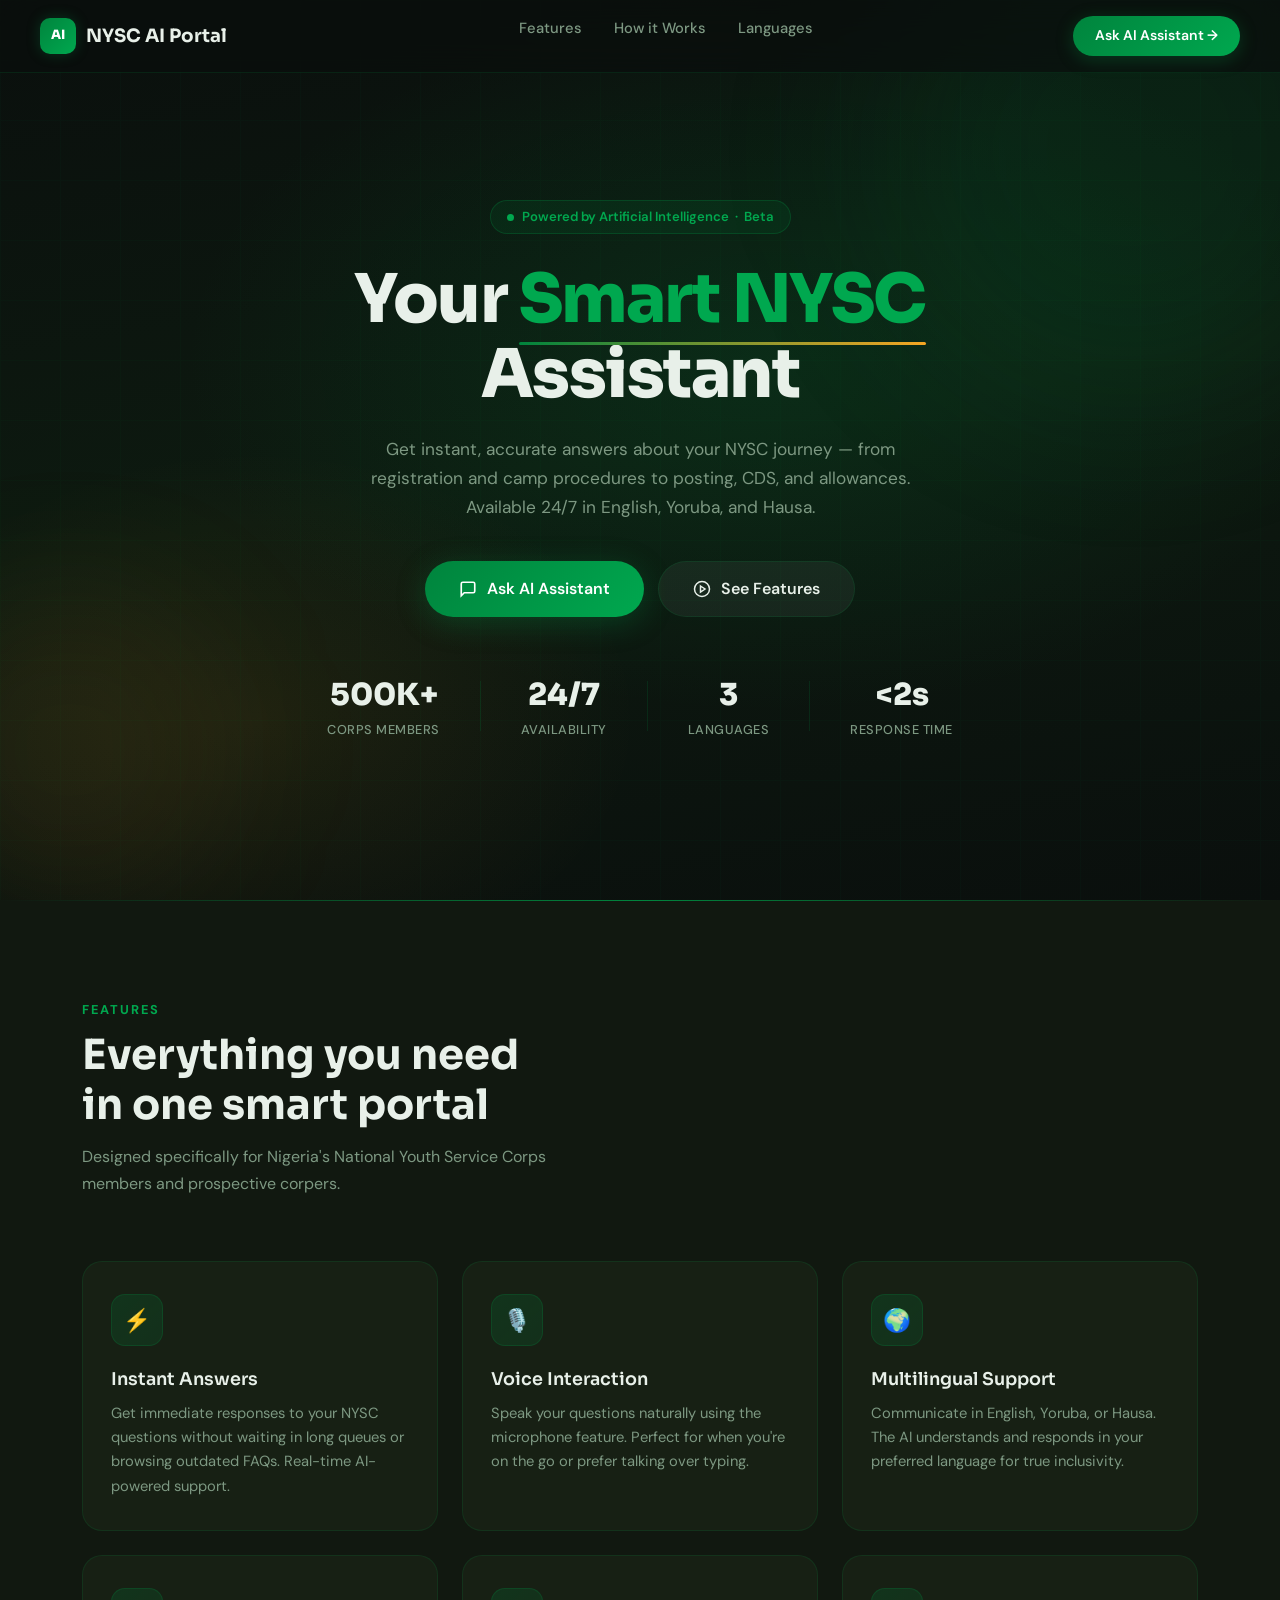
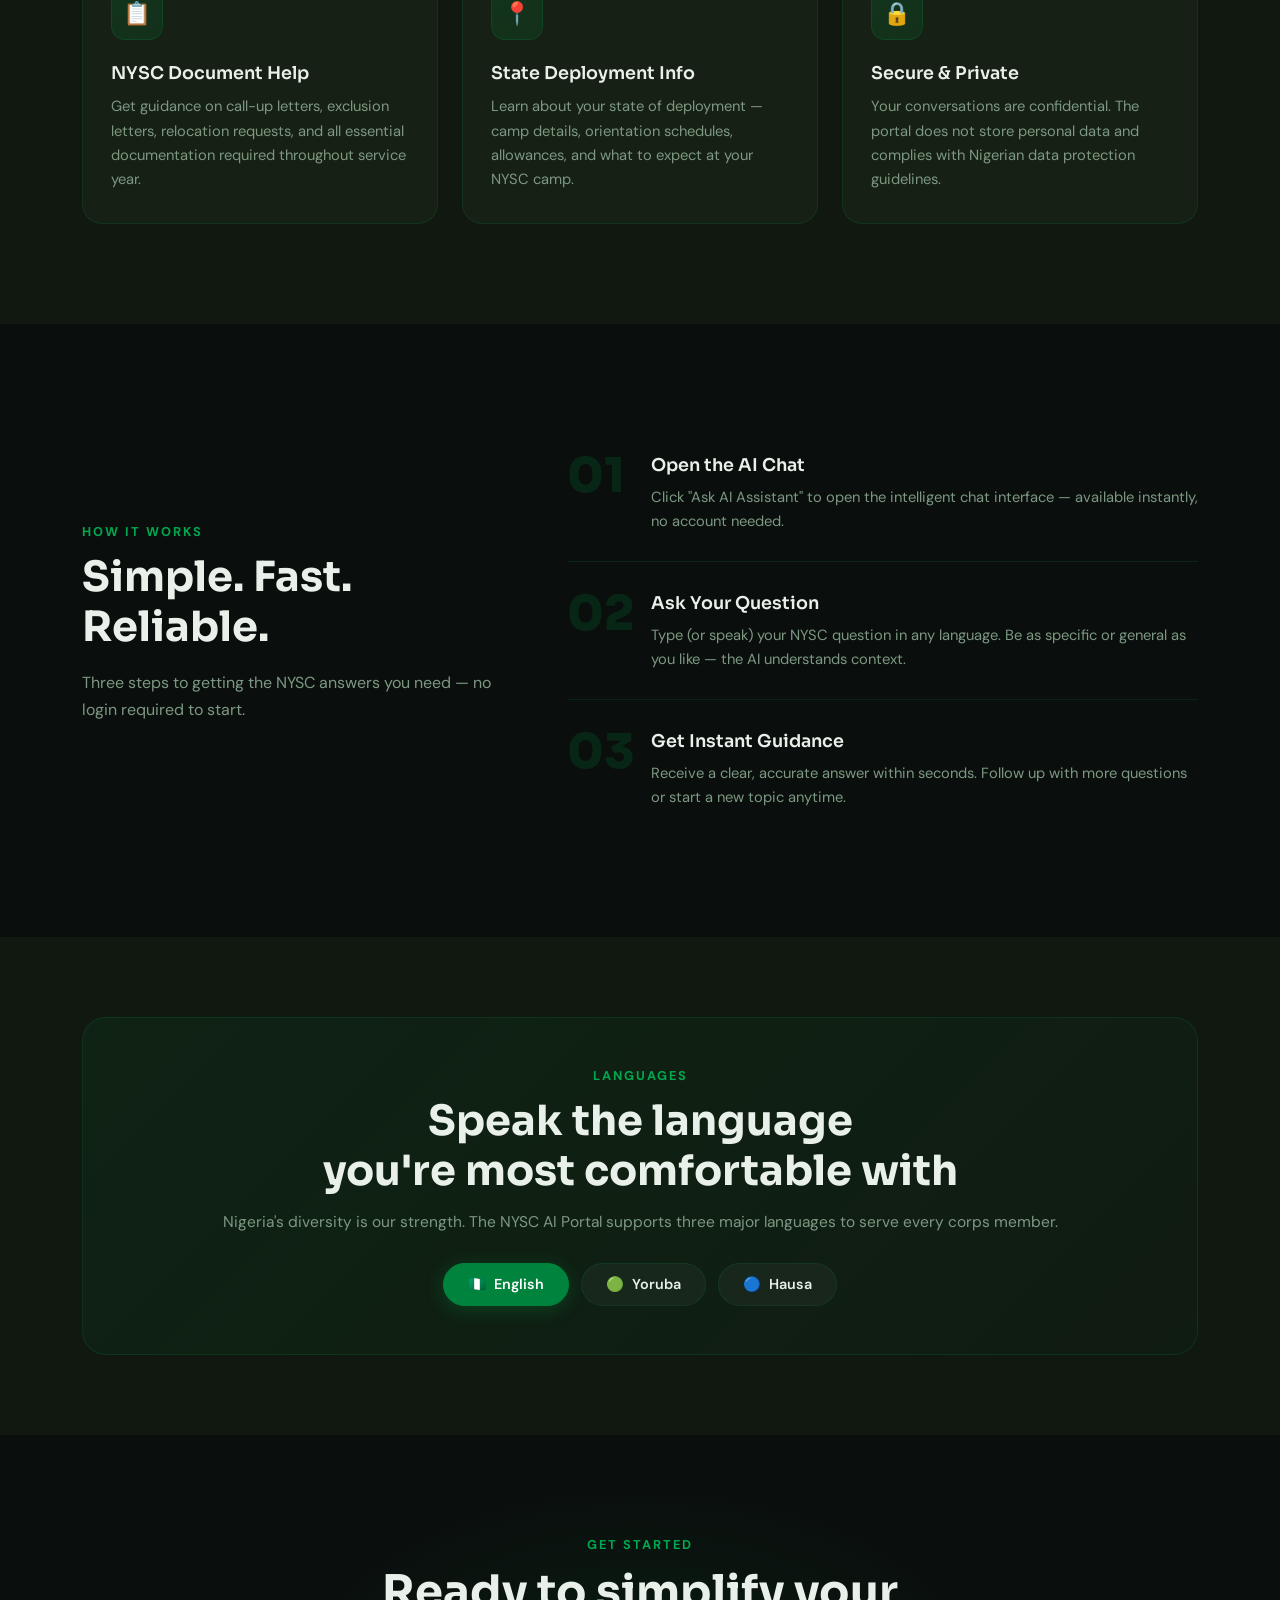
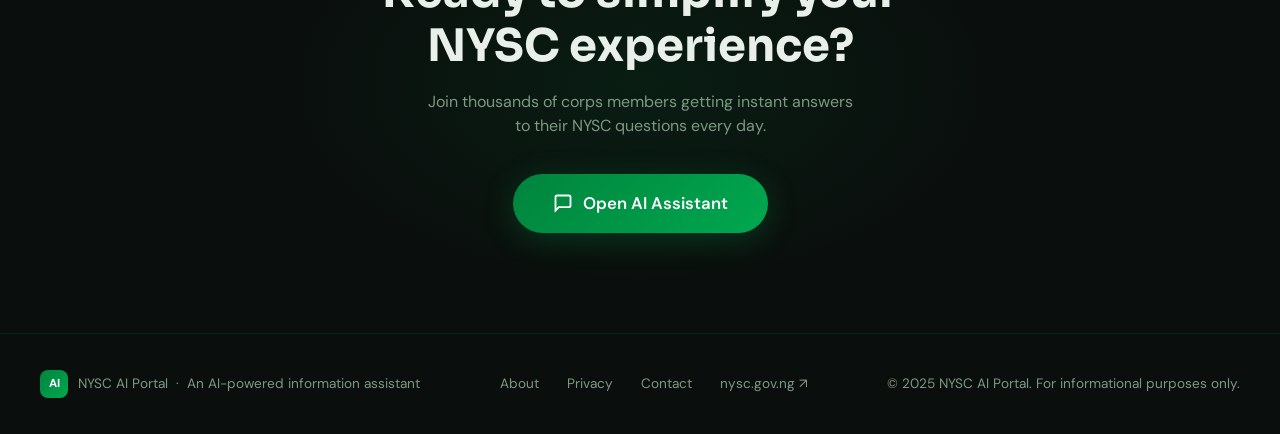
<file: backend/nysc_portal/static/index.html>
<!DOCTYPE html>
<html lang="en">
<head>
  <meta charset="UTF-8" />
  <meta name="viewport" content="width=device-width, initial-scale=1.0"/>
  <title>NYSC AI Portal – Your Smart NYSC Assistant</title>
  <link href="https://cdnjs.cloudflare.com/ajax/libs/bootstrap/5.3.2/css/bootstrap.min.css" rel="stylesheet"/>
  <link href="https://fonts.googleapis.com/css2?family=Sora:wght@300;400;500;600;700;800&family=DM+Sans:ital,wght@0,300;0,400;0,500;1,300&display=swap" rel="stylesheet"/>
  <style>
    :root {
      --green: #00843D;
      --green-light: #00A84F;
      --green-dark: #005C2A;
      --gold: #F5A623;
      --gold-light: #FFB940;
      --dark: #0A0F0D;
      --surface: #111810;
      --surface2: #172014;
      --text: #E8F0E9;
      --text-muted: #7D9882;
      --border: rgba(0,132,61,0.18);
      --glow: rgba(0,168,79,0.25);
    }

    *, *::before, *::after { box-sizing: border-box; margin: 0; padding: 0; }

    html { scroll-behavior: smooth; }

    body {
      font-family: 'DM Sans', sans-serif;
      background: var(--dark);
      color: var(--text);
      overflow-x: hidden;
    }

    /* ─── NAVBAR ─── */
    nav {
      position: fixed; top: 0; left: 0; right: 0; z-index: 999;
      display: flex; align-items: center; justify-content: space-between;
      padding: 16px 40px;
      background: rgba(10,15,13,0.72);
      backdrop-filter: blur(18px);
      border-bottom: 1px solid var(--border);
      transition: all .3s ease;
    }
    .nav-logo {
      display: flex; align-items: center; gap: 10px;
      font-family: 'Sora', sans-serif; font-weight: 700; font-size: 1.15rem;
      color: var(--text); text-decoration: none;
    }
    .nav-logo .badge-dot {
      width: 36px; height: 36px; border-radius: 10px;
      background: linear-gradient(135deg, var(--green), var(--green-light));
      display: flex; align-items: center; justify-content: center;
      font-size: .8rem; font-weight: 800; color: #fff;
      box-shadow: 0 0 14px var(--glow);
    }
    .nav-links { display: flex; gap: 32px; list-style: none; }
    .nav-links a {
      color: var(--text-muted); text-decoration: none; font-size: .92rem;
      font-weight: 500; transition: color .2s;
    }
    .nav-links a:hover { color: var(--text); }
    .nav-cta {
      padding: 9px 22px; border-radius: 50px;
      background: linear-gradient(135deg, var(--green), var(--green-light));
      color: #fff; text-decoration: none; font-weight: 600; font-size: .88rem;
      box-shadow: 0 4px 18px var(--glow); transition: all .25s;
    }
    .nav-cta:hover { transform: translateY(-2px); box-shadow: 0 8px 28px var(--glow); color: #fff; }

    /* ─── HERO ─── */
    .hero {
      min-height: 100vh; position: relative;
      display: flex; align-items: center; justify-content: center;
      overflow: hidden; padding: 120px 24px 80px;
    }
    .hero-bg {
      position: absolute; inset: 0;
      background:
        radial-gradient(ellipse 70% 60% at 60% 40%, rgba(0,132,61,0.18) 0%, transparent 65%),
        radial-gradient(ellipse 50% 50% at 20% 80%, rgba(245,166,35,0.08) 0%, transparent 60%),
        linear-gradient(170deg, #0A0F0D 0%, #0D1A10 50%, #0A0F0D 100%);
    }
    .hero-grid {
      position: absolute; inset: 0; opacity: 0.04;
      background-image:
        linear-gradient(var(--green) 1px, transparent 1px),
        linear-gradient(90deg, var(--green) 1px, transparent 1px);
      background-size: 60px 60px;
    }
    .hero-orb {
      position: absolute; border-radius: 50%; filter: blur(80px); pointer-events: none;
    }
    .hero-orb-1 { width: 500px; height: 500px; top: -100px; right: -100px; background: rgba(0,132,61,0.12); }
    .hero-orb-2 { width: 300px; height: 300px; bottom: 0; left: -80px; background: rgba(245,166,35,0.07); }

    .hero-content { position: relative; text-align: center; max-width: 760px; }
    .hero-badge {
      display: inline-flex; align-items: center; gap: 8px;
      padding: 6px 16px; border-radius: 50px;
      background: rgba(0,132,61,0.12); border: 1px solid rgba(0,132,61,0.3);
      font-size: .82rem; font-weight: 600; color: var(--green-light);
      margin-bottom: 28px; animation: fadeUp .6s ease both;
    }
    .hero-badge .dot { width: 7px; height: 7px; border-radius: 50%; background: var(--green-light); animation: pulse 2s infinite; }
    @keyframes pulse { 0%,100%{opacity:1;transform:scale(1)} 50%{opacity:.5;transform:scale(1.4)} }

    h1 {
      font-family: 'Sora', sans-serif; font-size: clamp(2.6rem, 6vw, 4.2rem);
      font-weight: 800; line-height: 1.12; letter-spacing: -1.5px;
      animation: fadeUp .7s ease .1s both;
    }
    h1 .accent { color: var(--green-light); position: relative; }
    h1 .accent::after {
      content: ''; position: absolute; bottom: -4px; left: 0; right: 0;
      height: 3px; background: linear-gradient(90deg, var(--green), var(--gold));
      border-radius: 2px;
    }

    .hero-sub {
      margin: 22px auto 38px; max-width: 540px; font-size: 1.08rem;
      color: var(--text-muted); line-height: 1.7; font-weight: 400;
      animation: fadeUp .7s ease .2s both;
    }

    .hero-actions { display: flex; gap: 14px; justify-content: center; flex-wrap: wrap; animation: fadeUp .7s ease .3s both; }
    .btn-primary-custom {
      display: inline-flex; align-items: center; gap: 10px;
      padding: 15px 34px; border-radius: 50px; font-size: 1rem; font-weight: 600;
      background: linear-gradient(135deg, var(--green), var(--green-light));
      color: #fff; text-decoration: none;
      box-shadow: 0 6px 30px var(--glow); transition: all .25s;
    }
    .btn-primary-custom:hover { transform: translateY(-3px); box-shadow: 0 12px 40px var(--glow); color: #fff; }
    .btn-secondary-custom {
      display: inline-flex; align-items: center; gap: 10px;
      padding: 15px 34px; border-radius: 50px; font-size: 1rem; font-weight: 600;
      background: rgba(255,255,255,0.05); border: 1px solid var(--border);
      color: var(--text); text-decoration: none; transition: all .25s;
    }
    .btn-secondary-custom:hover { background: rgba(255,255,255,0.09); color: var(--text); border-color: rgba(0,132,61,0.4); }

    .hero-stats {
      display: flex; gap: 40px; justify-content: center; margin-top: 56px; flex-wrap: wrap;
      animation: fadeUp .7s ease .4s both;
    }
    .stat { text-align: center; }
    .stat-num { font-family: 'Sora', sans-serif; font-size: 1.9rem; font-weight: 800; color: var(--text); }
    .stat-label { font-size: .8rem; color: var(--text-muted); margin-top: 2px; font-weight: 500; letter-spacing: .5px; text-transform: uppercase; }
    .stat-sep { width: 1px; background: var(--border); height: 50px; align-self: center; }

    @keyframes fadeUp { from{opacity:0;transform:translateY(22px)} to{opacity:1;transform:translateY(0)} }

    /* ─── FEATURES ─── */
    .features { padding: 100px 24px; background: var(--surface); position: relative; }
    .features::before {
      content: ''; position: absolute; top: 0; left: 0; right: 0; height: 1px;
      background: linear-gradient(90deg, transparent, var(--green), transparent);
    }
    .section-label {
      font-size: .8rem; font-weight: 700; letter-spacing: 2px; text-transform: uppercase;
      color: var(--green-light); margin-bottom: 12px;
    }
    .section-title {
      font-family: 'Sora', sans-serif; font-size: clamp(1.8rem, 4vw, 2.6rem);
      font-weight: 700; line-height: 1.2;
    }
    .section-sub { color: var(--text-muted); font-size: 1rem; max-width: 480px; line-height: 1.7; margin-top: 12px; }

    .feature-card {
      background: var(--surface2); border: 1px solid var(--border);
      border-radius: 20px; padding: 32px 28px;
      transition: all .3s ease; position: relative; overflow: hidden;
    }
    .feature-card::before {
      content: ''; position: absolute; inset: 0; opacity: 0;
      background: radial-gradient(circle at 30% 30%, var(--glow), transparent 60%);
      transition: opacity .3s;
    }
    .feature-card:hover { transform: translateY(-6px); border-color: rgba(0,132,61,0.35); }
    .feature-card:hover::before { opacity: 1; }
    .feature-icon {
      width: 52px; height: 52px; border-radius: 14px;
      background: linear-gradient(135deg, rgba(0,132,61,0.2), rgba(0,168,79,0.12));
      border: 1px solid rgba(0,132,61,0.25);
      display: flex; align-items: center; justify-content: center;
      font-size: 1.4rem; margin-bottom: 20px;
    }
    .feature-title { font-family: 'Sora', sans-serif; font-weight: 600; font-size: 1.1rem; margin-bottom: 8px; }
    .feature-desc { color: var(--text-muted); font-size: .92rem; line-height: 1.65; }

    /* ─── HOW IT WORKS ─── */
    .how { padding: 100px 24px; }
    .step-line {
      display: flex; align-items: flex-start; gap: 24px; padding: 28px 0;
      border-bottom: 1px solid var(--border);
    }
    .step-line:last-child { border-bottom: none; }
    .step-num {
      font-family: 'Sora', sans-serif; font-size: 3rem; font-weight: 800;
      color: rgba(0,132,61,0.2); line-height: 1; min-width: 60px;
    }
    .step-title { font-family: 'Sora', sans-serif; font-weight: 600; font-size: 1.1rem; margin-bottom: 6px; }
    .step-desc { color: var(--text-muted); font-size: .92rem; line-height: 1.65; }

    /* ─── LANG SECTION ─── */
    .lang-section { padding: 80px 24px; background: var(--surface); }
    .lang-card {
      background: linear-gradient(135deg, rgba(0,132,61,0.1), rgba(0,132,61,0.04));
      border: 1px solid rgba(0,132,61,0.2); border-radius: 24px;
      padding: 48px 40px; text-align: center;
    }
    .lang-chips { display: flex; gap: 12px; justify-content: center; flex-wrap: wrap; margin-top: 28px; }
    .lang-chip {
      padding: 10px 24px; border-radius: 50px;
      border: 1px solid var(--border); background: rgba(255,255,255,0.04);
      font-weight: 600; font-size: .9rem; color: var(--text);
      cursor: pointer; transition: all .25s;
    }
    .lang-chip:hover, .lang-chip.active {
      background: var(--green); border-color: var(--green); color: #fff;
      box-shadow: 0 4px 18px var(--glow);
    }

    /* ─── CTA SECTION ─── */
    .cta-section {
      padding: 100px 24px; text-align: center; position: relative; overflow: hidden;
    }
    .cta-section::before {
      content: ''; position: absolute; top: 50%; left: 50%; transform: translate(-50%,-50%);
      width: 700px; height: 400px; border-radius: 50%;
      background: radial-gradient(ellipse, rgba(0,132,61,0.12), transparent 70%);
      pointer-events: none;
    }
    .cta-section h2 { font-family: 'Sora', sans-serif; font-size: clamp(1.8rem,4vw,2.8rem); font-weight: 700; }
    .cta-section p { color: var(--text-muted); margin: 16px auto 36px; max-width: 440px; font-size: 1rem; }

    /* ─── FOOTER ─── */
    footer {
      padding: 36px 40px; border-top: 1px solid var(--border);
      display: flex; align-items: center; justify-content: space-between; flex-wrap: gap;
      color: var(--text-muted); font-size: .85rem;
    }
    footer a { color: var(--text-muted); text-decoration: none; }
    footer a:hover { color: var(--green-light); }

    /* ─── MOBILE ─── */
    @media (max-width: 768px) {
      nav { padding: 14px 20px; }
      .nav-links { display: none; }
      .hero-stats { gap: 24px; }
      .stat-sep { display: none; }
      footer { flex-direction: column; gap: 12px; text-align: center; }
    }

    /* ─── SCROLL REVEAL ─── */
    .reveal { opacity: 0; transform: translateY(30px); transition: all .65s ease; }
    .reveal.visible { opacity: 1; transform: translateY(0); }
  </style>
</head>
<body>

<!-- NAVBAR -->
<nav>
  <a class="nav-logo" href="#">
    <div class="badge-dot">AI</div>
    NYSC AI Portal
  </a>
  <ul class="nav-links">
    <li><a href="#features">Features</a></li>
    <li><a href="#how">How it Works</a></li>
    <li><a href="#languages">Languages</a></li>
  </ul>
  <a class="nav-cta" href="chat.html">Ask AI Assistant →</a>
</nav>

<!-- HERO -->
<section class="hero">
  <div class="hero-bg"></div>
  <div class="hero-grid"></div>
  <div class="hero-orb hero-orb-1"></div>
  <div class="hero-orb hero-orb-2"></div>

  <div class="hero-content">
    <div class="hero-badge">
      <span class="dot"></span>
      Powered by Artificial Intelligence &nbsp;·&nbsp; Beta
    </div>
    <h1>
      Your <span class="accent">Smart NYSC</span><br>
      Assistant
    </h1>
    <p class="hero-sub">
      Get instant, accurate answers about your NYSC journey — from registration and camp procedures to posting, CDS, and allowances. Available 24/7 in English, Yoruba, and Hausa.
    </p>
    <div class="hero-actions">
      <a href="chat.html" class="btn-primary-custom">
        <svg width="18" height="18" viewBox="0 0 24 24" fill="none" stroke="currentColor" stroke-width="2.2"><path d="M21 15a2 2 0 01-2 2H7l-4 4V5a2 2 0 012-2h14a2 2 0 012 2z"/></svg>
        Ask AI Assistant
      </a>
      <a href="#features" class="btn-secondary-custom">
        <svg width="18" height="18" viewBox="0 0 24 24" fill="none" stroke="currentColor" stroke-width="2"><circle cx="12" cy="12" r="10"/><polygon points="10 8 16 12 10 16 10 8"/></svg>
        See Features
      </a>
    </div>
    <div class="hero-stats">
      <div class="stat">
        <div class="stat-num">500K+</div>
        <div class="stat-label">Corps Members</div>
      </div>
      <div class="stat-sep"></div>
      <div class="stat">
        <div class="stat-num">24/7</div>
        <div class="stat-label">Availability</div>
      </div>
      <div class="stat-sep"></div>
      <div class="stat">
        <div class="stat-num">3</div>
        <div class="stat-label">Languages</div>
      </div>
      <div class="stat-sep"></div>
      <div class="stat">
        <div class="stat-num">&lt;2s</div>
        <div class="stat-label">Response Time</div>
      </div>
    </div>
  </div>
</section>

<!-- FEATURES -->
<section class="features" id="features">
  <div class="container">
    <div class="row mb-5 reveal">
      <div class="col-lg-6">
        <div class="section-label">Features</div>
        <h2 class="section-title">Everything you need<br>in one smart portal</h2>
        <p class="section-sub">Designed specifically for Nigeria's National Youth Service Corps members and prospective corpers.</p>
      </div>
    </div>
    <div class="row g-4">
      <div class="col-md-6 col-lg-4 reveal">
        <div class="feature-card h-100">
          <div class="feature-icon">⚡</div>
          <div class="feature-title">Instant Answers</div>
          <div class="feature-desc">Get immediate responses to your NYSC questions without waiting in long queues or browsing outdated FAQs. Real-time AI-powered support.</div>
        </div>
      </div>
      <div class="col-md-6 col-lg-4 reveal" style="transition-delay:.1s">
        <div class="feature-card h-100">
          <div class="feature-icon">🎙️</div>
          <div class="feature-title">Voice Interaction</div>
          <div class="feature-desc">Speak your questions naturally using the microphone feature. Perfect for when you're on the go or prefer talking over typing.</div>
        </div>
      </div>
      <div class="col-md-6 col-lg-4 reveal" style="transition-delay:.2s">
        <div class="feature-card h-100">
          <div class="feature-icon">🌍</div>
          <div class="feature-title">Multilingual Support</div>
          <div class="feature-desc">Communicate in English, Yoruba, or Hausa. The AI understands and responds in your preferred language for true inclusivity.</div>
        </div>
      </div>
      <div class="col-md-6 col-lg-4 reveal" style="transition-delay:.3s">
        <div class="feature-card h-100">
          <div class="feature-icon">📋</div>
          <div class="feature-title">NYSC Document Help</div>
          <div class="feature-desc">Get guidance on call-up letters, exclusion letters, relocation requests, and all essential documentation required throughout service year.</div>
        </div>
      </div>
      <div class="col-md-6 col-lg-4 reveal" style="transition-delay:.4s">
        <div class="feature-card h-100">
          <div class="feature-icon">📍</div>
          <div class="feature-title">State Deployment Info</div>
          <div class="feature-desc">Learn about your state of deployment — camp details, orientation schedules, allowances, and what to expect at your NYSC camp.</div>
        </div>
      </div>
      <div class="col-md-6 col-lg-4 reveal" style="transition-delay:.5s">
        <div class="feature-card h-100">
          <div class="feature-icon">🔒</div>
          <div class="feature-title">Secure & Private</div>
          <div class="feature-desc">Your conversations are confidential. The portal does not store personal data and complies with Nigerian data protection guidelines.</div>
        </div>
      </div>
    </div>
  </div>
</section>

<!-- HOW IT WORKS -->
<section class="how" id="how">
  <div class="container">
    <div class="row align-items-center g-5">
      <div class="col-lg-5 reveal">
        <div class="section-label">How it Works</div>
        <h2 class="section-title">Simple. Fast.<br>Reliable.</h2>
        <p class="section-sub mt-3">Three steps to getting the NYSC answers you need — no login required to start.</p>
      </div>
      <div class="col-lg-7 reveal" style="transition-delay:.15s">
        <div class="step-line">
          <div class="step-num">01</div>
          <div>
            <div class="step-title">Open the AI Chat</div>
            <div class="step-desc">Click "Ask AI Assistant" to open the intelligent chat interface — available instantly, no account needed.</div>
          </div>
        </div>
        <div class="step-line">
          <div class="step-num">02</div>
          <div>
            <div class="step-title">Ask Your Question</div>
            <div class="step-desc">Type (or speak) your NYSC question in any language. Be as specific or general as you like — the AI understands context.</div>
          </div>
        </div>
        <div class="step-line">
          <div class="step-num">03</div>
          <div>
            <div class="step-title">Get Instant Guidance</div>
            <div class="step-desc">Receive a clear, accurate answer within seconds. Follow up with more questions or start a new topic anytime.</div>
          </div>
        </div>
      </div>
    </div>
  </div>
</section>

<!-- LANGUAGE SECTION -->
<section class="lang-section" id="languages">
  <div class="container">
    <div class="lang-card reveal">
      <div class="section-label" style="text-align:center">Languages</div>
      <h2 class="section-title" style="text-align:center">Speak the language<br>you're most comfortable with</h2>
      <p style="color:var(--text-muted); margin-top:14px; font-size:.97rem">
        Nigeria's diversity is our strength. The NYSC AI Portal supports three major languages to serve every corps member.
      </p>
      <div class="lang-chips">
        <div class="lang-chip active">🇳🇬 &nbsp;English</div>
        <div class="lang-chip">🟢 &nbsp;Yoruba</div>
        <div class="lang-chip">🔵 &nbsp;Hausa</div>
      </div>
    </div>
  </div>
</section>

<!-- CTA -->
<section class="cta-section">
  <div class="container position-relative" style="z-index:1">
    <div class="reveal">
      <div class="section-label" style="text-align:center">Get Started</div>
      <h2>Ready to simplify your<br>NYSC experience?</h2>
      <p>Join thousands of corps members getting instant answers to their NYSC questions every day.</p>
      <a href="chat.html" class="btn-primary-custom" style="display:inline-flex; font-size:1.05rem; padding:17px 40px">
        <svg width="20" height="20" viewBox="0 0 24 24" fill="none" stroke="currentColor" stroke-width="2.2"><path d="M21 15a2 2 0 01-2 2H7l-4 4V5a2 2 0 012-2h14a2 2 0 012 2z"/></svg>
        Open AI Assistant
      </a>
    </div>
  </div>
</section>

<!-- FOOTER -->
<footer>
  <div style="display:flex;align-items:center;gap:10px">
    <div style="width:28px;height:28px;border-radius:8px;background:linear-gradient(135deg,var(--green),var(--green-light));display:flex;align-items:center;justify-content:center;font-size:.72rem;font-weight:800;color:#fff">AI</div>
    NYSC AI Portal &nbsp;·&nbsp; An AI-powered information assistant
  </div>
  <div style="display:flex;gap:28px;flex-wrap:wrap;justify-content:center">
    <a href="#">About</a>
    <a href="#">Privacy</a>
    <a href="#">Contact</a>
    <a href="https://nysc.gov.ng" target="_blank">nysc.gov.ng ↗</a>
  </div>
  <div>© 2025 NYSC AI Portal. For informational purposes only.</div>
</footer>

<script src="https://cdnjs.cloudflare.com/ajax/libs/bootstrap/5.3.2/js/bootstrap.bundle.min.js"></script>
<script>
  // Scroll reveal
  const observer = new IntersectionObserver(entries => {
    entries.forEach(e => { if (e.isIntersecting) e.target.classList.add('visible'); });
  }, { threshold: 0.12 });
  document.querySelectorAll('.reveal').forEach(el => observer.observe(el));

  // Language chip toggle
  document.querySelectorAll('.lang-chip').forEach(chip => {
    chip.addEventListener('click', () => {
      document.querySelectorAll('.lang-chip').forEach(c => c.classList.remove('active'));
      chip.classList.add('active');
    });
  });

  // Nav scroll effect
  window.addEventListener('scroll', () => {
    const nav = document.querySelector('nav');
    nav.style.background = window.scrollY > 50
      ? 'rgba(10,15,13,0.92)'
      : 'rgba(10,15,13,0.72)';
  });
</script>
</body>
</html>
</file>
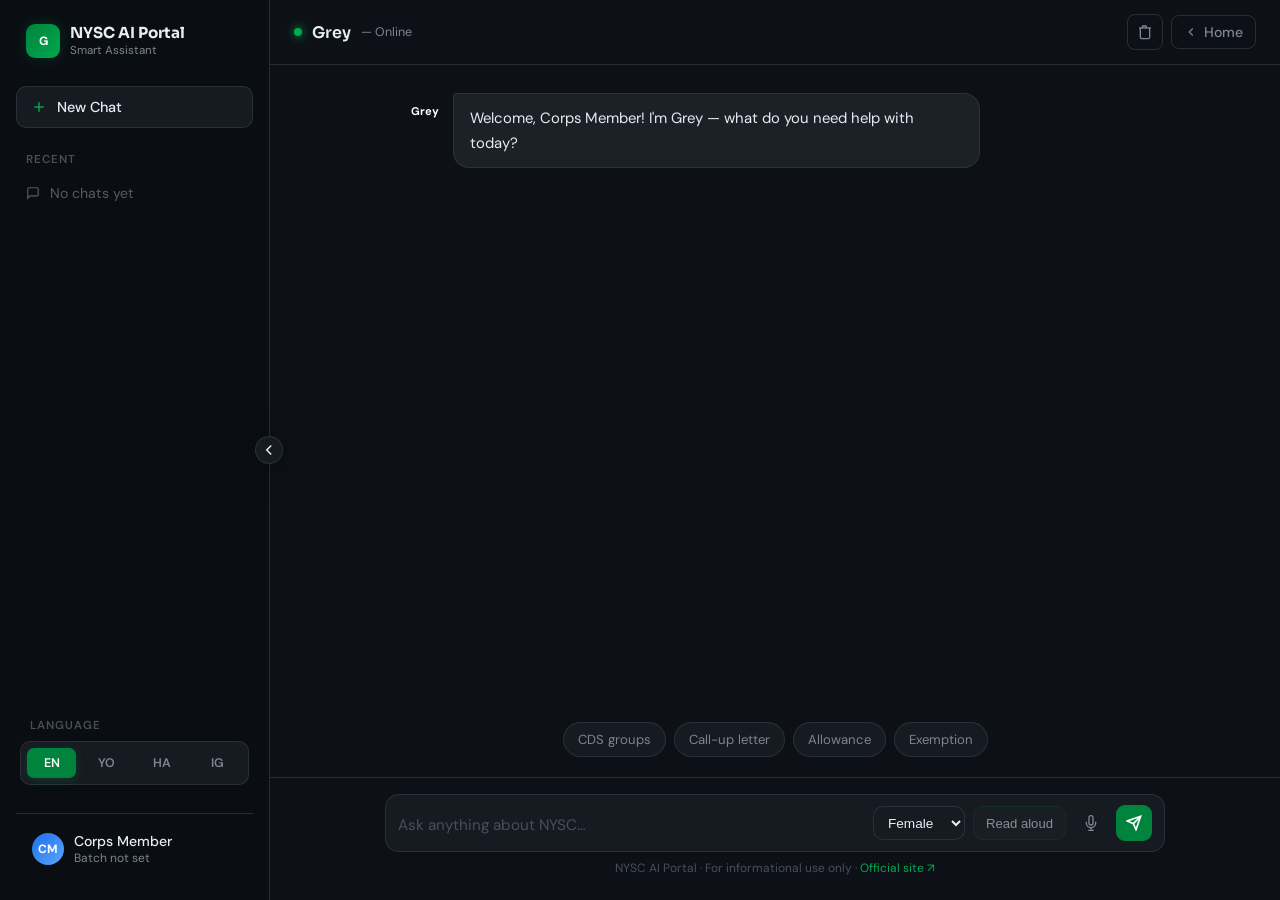
<file: frontend/pages/chat/index.html>
<!doctype html>
<html lang="en">
  <head>
    <meta charset="UTF-8" />
    <meta name="viewport" content="width=device-width, initial-scale=1.0" />
    <title>NYSC AI Chat Assistant</title>
    <link
      href="https://fonts.googleapis.com/css2?family=Sora:wght@400;500;600;700&family=DM+Sans:wght@300;400;500&display=swap"
      rel="stylesheet"
    />
    <link rel="stylesheet" href="chat.css" />
  </head>
  <body>
    <!-- SIDEBAR TOGGLE (mobile) -->
    <button class="sidebar-toggle" onclick="toggleSidebar()" id="sidebarToggle">
      <svg
        width="18"
        height="18"
        viewBox="0 0 24 24"
        fill="none"
        stroke="currentColor"
        stroke-width="2"
      >
        <line x1="3" y1="6" x2="21" y2="6" />
        <line x1="3" y1="12" x2="21" y2="12" />
        <line x1="3" y1="18" x2="21" y2="18" />
      </svg>
    </button>

    <!-- SIDEBAR -->
    <aside class="sidebar" id="sidebar">
      <button
        class="sidebar-collapse-btn"
        type="button"
        id="sidebarCollapseBtn"
        onclick="toggleSidebarCollapse()"
        aria-label="Collapse sidebar"
        aria-expanded="true"
      >
        <svg
          width="14"
          height="14"
          viewBox="0 0 24 24"
          fill="none"
          stroke="currentColor"
          stroke-width="2"
        >
          <path d="M15 18l-6-6 6-6" />
        </svg>
      </button>

      <div class="sidebar-logo">
        <div class="logo-icon">G</div>
        <div>
          <div class="logo-text">NYSC AI Portal</div>
          <div class="logo-sub">Smart Assistant</div>
        </div>
      </div>

      <button class="new-chat-btn" onclick="startNewChat()">
        <svg
          width="16"
          height="16"
          viewBox="0 0 24 24"
          fill="none"
          stroke="currentColor"
          stroke-width="2.2"
        >
          <line x1="12" y1="5" x2="12" y2="19" />
          <line x1="5" y1="12" x2="19" y2="12" />
        </svg>
        <span id="newChatText">New Chat</span>
      </button>

      <div class="sidebar-section-label">
        <span id="recentLabelText">Recent</span>
      </div>
      <div id="chatHistoryList" aria-label="Recent conversations"></div>

      <div class="sidebar-spacer"></div>

      <!-- Language Toggle -->
      <div style="padding: 0 4px 10px">
        <div
          class="sidebar-section-label"
          style="margin-bottom: 8px"
          id="sidebarLanguageLabel"
        >
          Language
        </div>
        <div class="lang-toggle">
          <button class="lang-btn active" onclick="setLang('en', this)">
            EN
          </button>
          <button class="lang-btn" onclick="setLang('yo', this)">YO</button>
          <button class="lang-btn" onclick="setLang('ha', this)">HA</button>
          <button class="lang-btn" onclick="setLang('ig', this)">IG</button>
        </div>
      </div>

      <div class="sidebar-footer">
        <div class="user-profile">
          <div class="avatar" id="userAvatar">CM</div>
          <div>
            <div class="user-name" id="userName">Corps Member</div>
            <div class="user-role" id="userRole">Batch not set</div>
          </div>
        </div>
      </div>
    </aside>

    <!-- MAIN AREA -->
    <main class="main">
      <!-- HEADER -->
      <header class="chat-header">
        <div class="chat-header-title">
          <div class="status-dot"></div>
          <span id="chatHeaderTitle">Grey</span>
          <span
            id="chatHeaderStatus"
            style="
              font-size: 0.78rem;
              font-weight: 400;
              color: var(--text-muted);
              font-family: &quot;DM Sans&quot;, sans-serif;
            "
            >— Online</span
          >
        </div>
        <div class="header-actions">
          <button class="icon-btn" title="Clear chat" onclick="clearChat()">
            <svg
              width="16"
              height="16"
              viewBox="0 0 24 24"
              fill="none"
              stroke="currentColor"
              stroke-width="2"
            >
              <polyline points="3 6 5 6 21 6" />
              <path
                d="M19 6v14a2 2 0 01-2 2H7a2 2 0 01-2-2V6m3 0V4a1 1 0 011-1h4a1 1 0 011 1v2"
              />
            </svg>
          </button>
          <a class="back-link" href="../index/">
            <svg
              width="14"
              height="14"
              viewBox="0 0 24 24"
              fill="none"
              stroke="currentColor"
              stroke-width="2"
            >
              <polyline points="15 18 9 12 15 6" />
            </svg>
            <span id="homeLinkText">Home</span>
          </a>
        </div>
      </header>

      <!-- MESSAGES / WELCOME -->
      <div
        id="chatArea"
        style="flex: 1; display: flex; flex-direction: column; overflow: hidden"
      >
        <!-- Welcome Screen (shown initially) -->
        <div class="welcome-screen" id="welcomeScreen">
          <div class="welcome-logo">🇳🇬</div>
          <div class="welcome-title" id="welcomeTitle">
            Hello, Corps Member!
          </div>
          <p class="welcome-sub" id="welcomeSubText">
            I'm Grey. Ask me anything about your service year — registration,
            camp, posting, allowances, CDS, and more.
          </p>
          <div class="welcome-chips">
            <div
              class="welcome-chip"
              onclick="sendPresetByKey('welcome_registration')"
            >
              <span>How do I register for NYSC?</span>
              <span>Step-by-step guide</span>
            </div>
            <div class="welcome-chip" onclick="sendPresetByKey('welcome_camp')">
              <span>What should I pack for camp?</span>
              <span>Camp preparation checklist</span>
            </div>
            <div
              class="welcome-chip"
              onclick="sendPresetByKey('welcome_allowance')"
            >
              <span>What is the monthly allowance?</span>
              <span>Stipend & financial info</span>
            </div>
            <div
              class="welcome-chip"
              onclick="sendPresetByKey('welcome_relocation')"
            >
              <span>How do I apply for relocation?</span>
              <span>Posting & redeployment</span>
            </div>
          </div>
        </div>

        <!-- Messages Container (hidden initially) -->
        <div id="messages" style="display: none"></div>
      </div>

      <!-- SUGGESTIONS (shown in chat) -->
      <div class="suggestions" id="suggestions" style="display: none">
        <div
          class="suggestion-chip"
          onclick="sendPresetByKey('suggestion_cds')"
        >
          CDS groups
        </div>
        <div
          class="suggestion-chip"
          onclick="sendPresetByKey('suggestion_callup')"
        >
          Call-up letter
        </div>
        <div
          class="suggestion-chip"
          onclick="sendPresetByKey('suggestion_allowance')"
        >
          Allowance
        </div>
        <div
          class="suggestion-chip"
          onclick="sendPresetByKey('suggestion_exemption')"
        >
          Exemption
        </div>
      </div>

      <!-- INPUT AREA -->
      <div class="input-area">
        <div class="input-wrapper">
          <textarea
            id="userInput"
            placeholder="Ask anything about NYSC…"
            rows="1"
            onkeydown="handleKey(event)"
            oninput="autoResize(this)"
          ></textarea>
          <div class="input-actions">
            <div class="voice-controls">
              <select
                id="voiceGenderSelect"
                class="voice-gender-select"
                onchange="applyVoiceGenderSelection(this.value)"
              >
                <option value="female">Female</option>
                <option value="male">Male</option>
              </select>
              <button
                class="read-btn"
                id="readReplyBtn"
                type="button"
                onclick="readLastAssistantReply()"
                title="Read the latest answer aloud"
              >
                Read aloud
              </button>
            </div>
            <button
              class="mic-btn"
              id="micBtn"
              title="Voice input"
              onclick="startVoiceInput()"
            >
              <svg
                width="16"
                height="16"
                viewBox="0 0 24 24"
                fill="none"
                stroke="currentColor"
                stroke-width="2"
              >
                <path
                  d="M12 1a3 3 0 0 0-3 3v8a3 3 0 0 0 6 0V4a3 3 0 0 0-3-3z"
                />
                <path d="M19 10v2a7 7 0 0 1-14 0v-2" />
                <line x1="12" y1="19" x2="12" y2="23" />
                <line x1="8" y1="23" x2="16" y2="23" />
              </svg>
            </button>
            <button
              class="send-btn"
              id="sendBtn"
              onclick="sendMessage()"
              title="Send message"
            >
              <svg
                width="16"
                height="16"
                viewBox="0 0 24 24"
                fill="none"
                stroke="currentColor"
                stroke-width="2.5"
              >
                <line x1="22" y1="2" x2="11" y2="13" />
                <polygon points="22 2 15 22 11 13 2 9 22 2" />
              </svg>
            </button>
          </div>
        </div>
        <p class="input-footer">
          <span id="inputFooterText"
            >NYSC AI Portal · For informational use only ·</span
          >
          <a
            id="officialSiteLink"
            href="https://nysc.gov.ng"
            target="_blank"
            style="color: var(--green-light); text-decoration: none"
            >Official site ↗</a
          >
        </p>
      </div>
    </main>

    <!-- TOAST -->
    <div
      id="toast"
      style="
        position: fixed;
        bottom: 30px;
        right: 30px;
        background: var(--surface2);
        border: 1px solid var(--border);
        border-radius: 10px;
        padding: 12px 18px;
        font-size: 0.88rem;
        color: var(--text);
        box-shadow: var(--shadow);
        opacity: 0;
        pointer-events: none;
        transition: opacity 0.3s;
        z-index: 999;
      "
    ></div>

    <script src="chat.js"></script>
  </body>
</html>
</file>
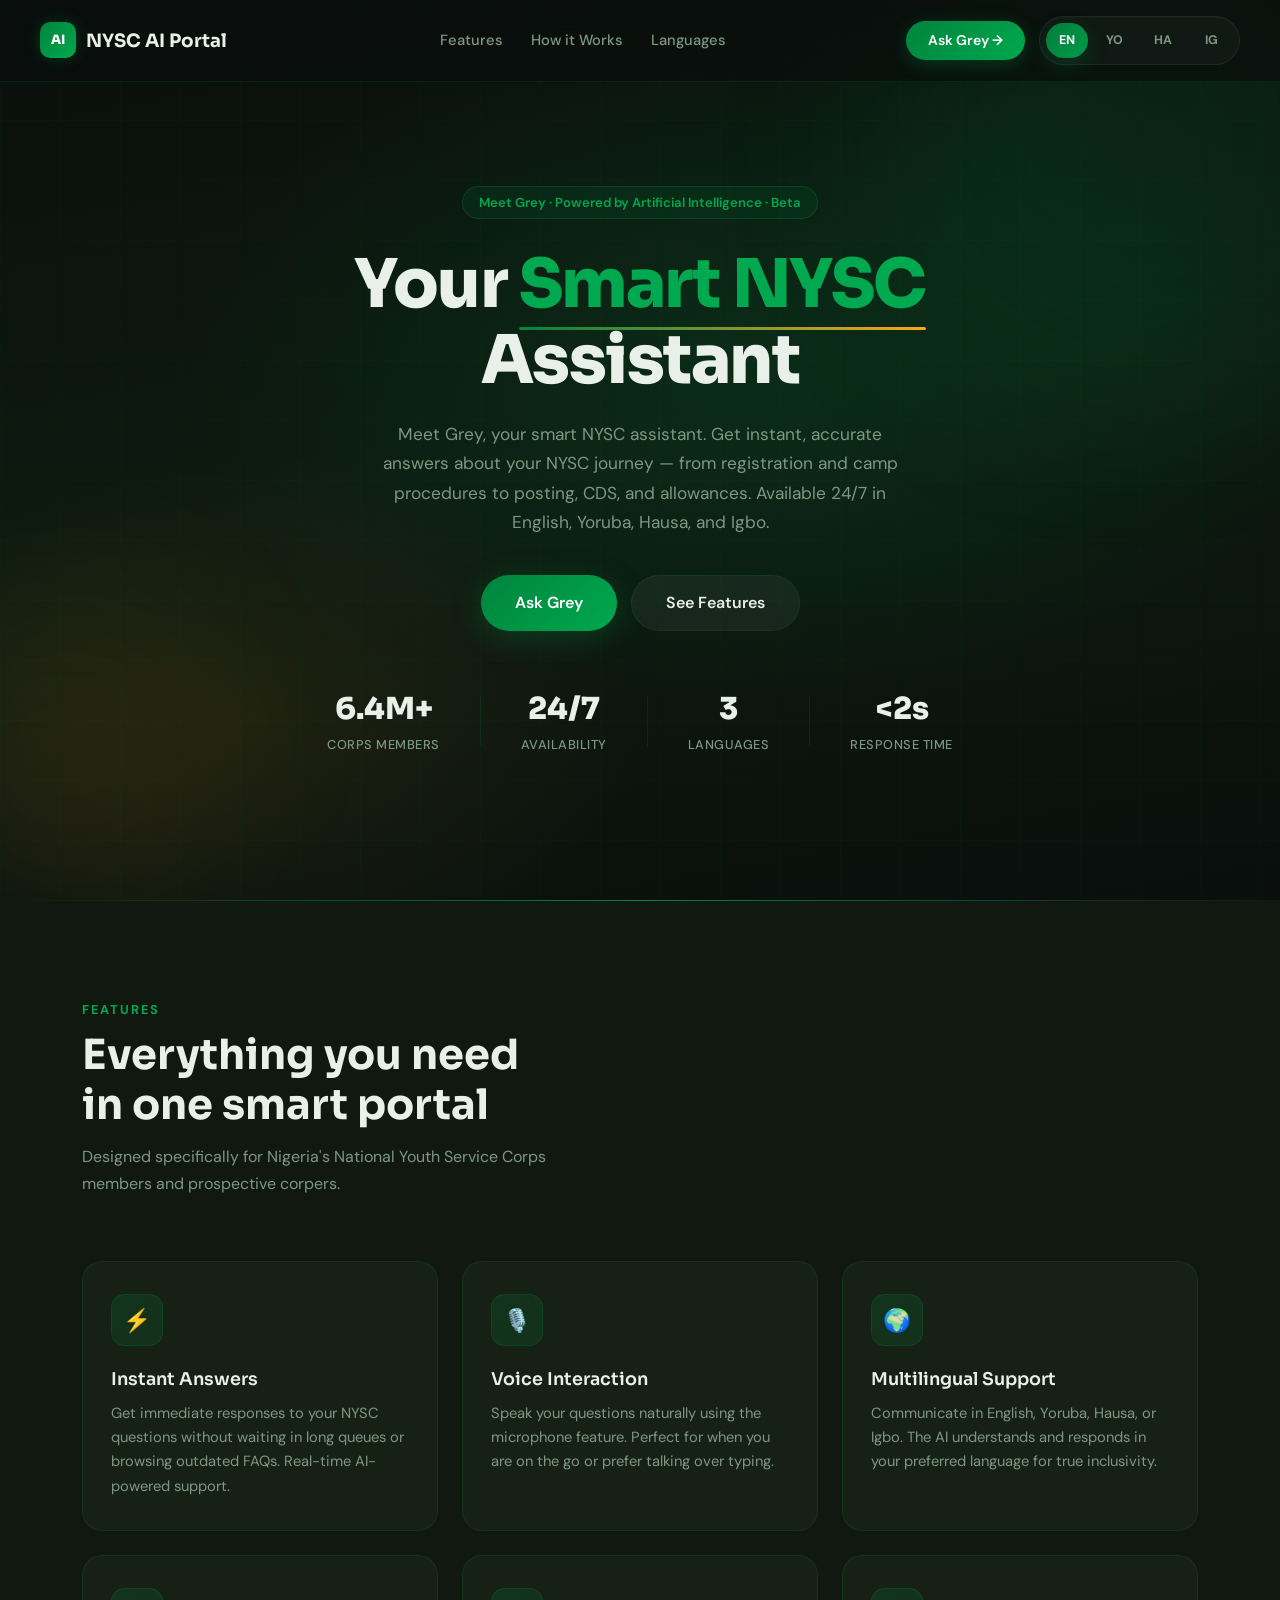
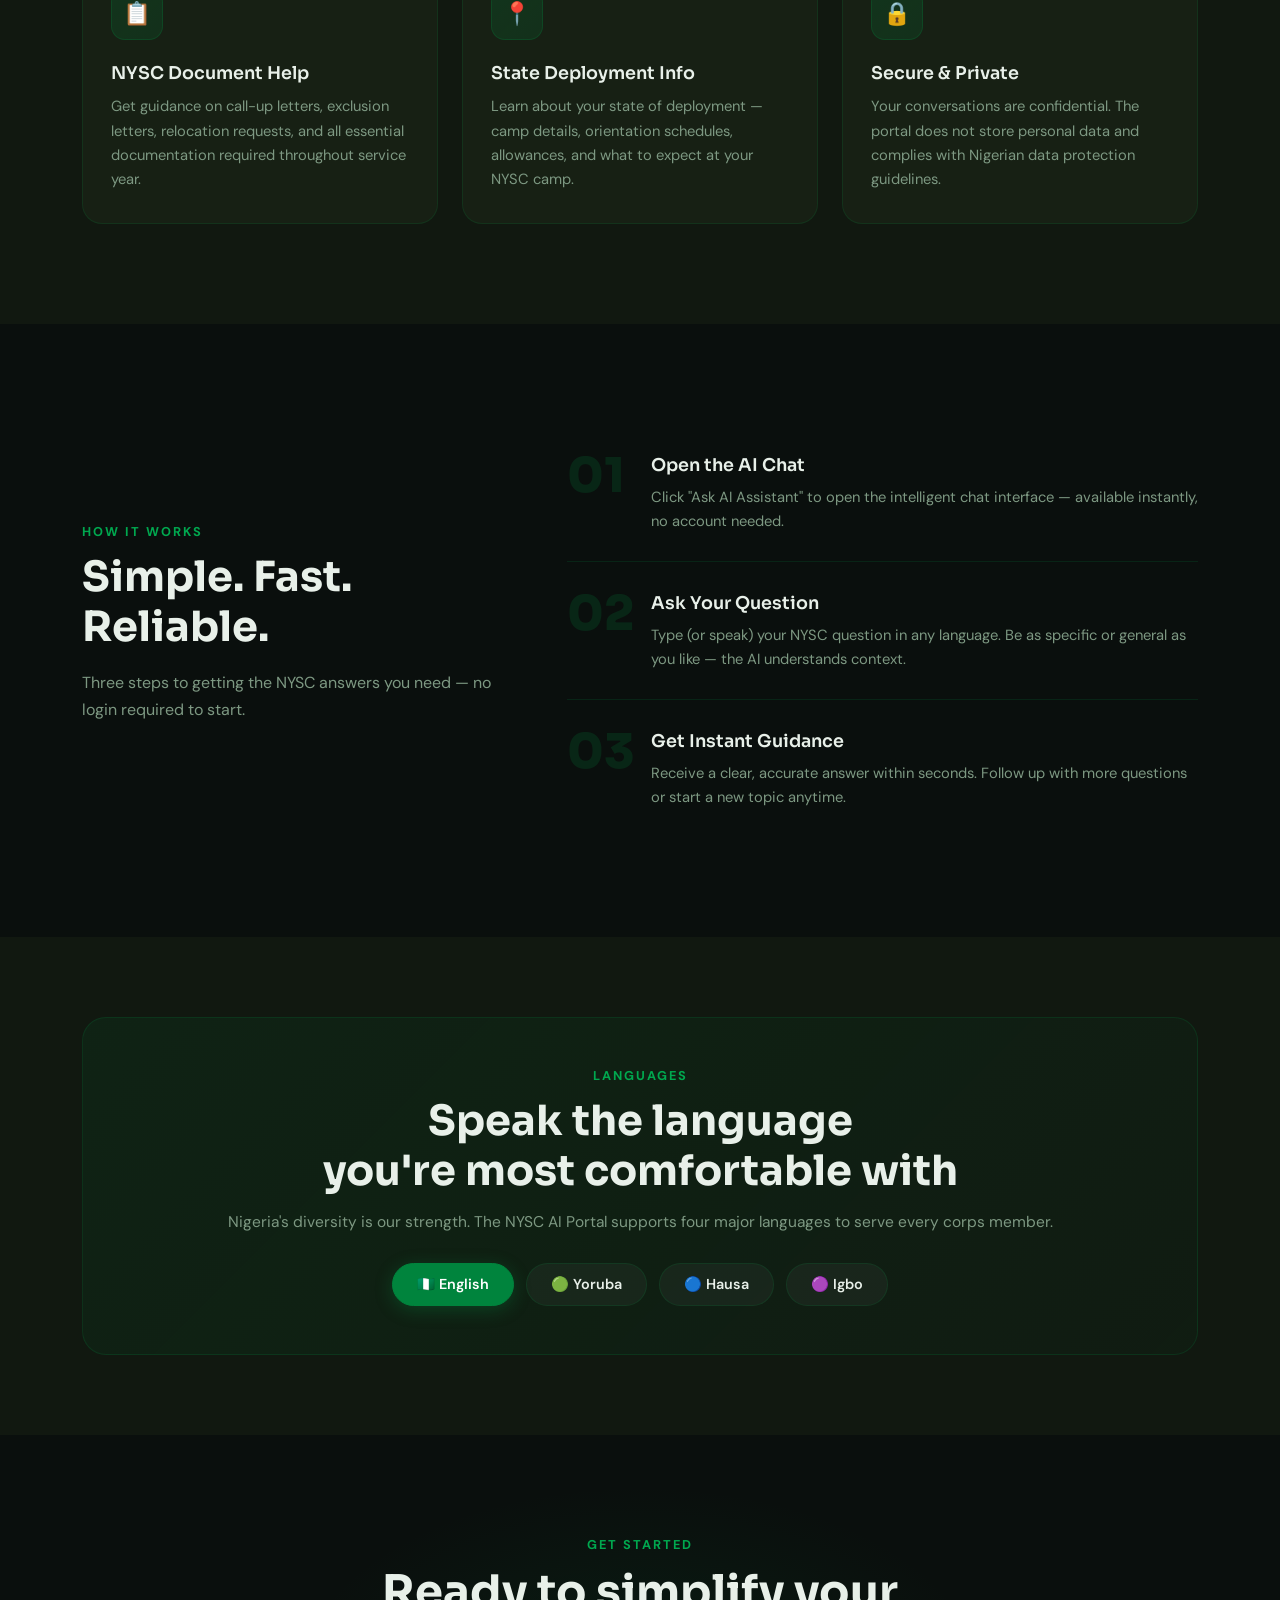
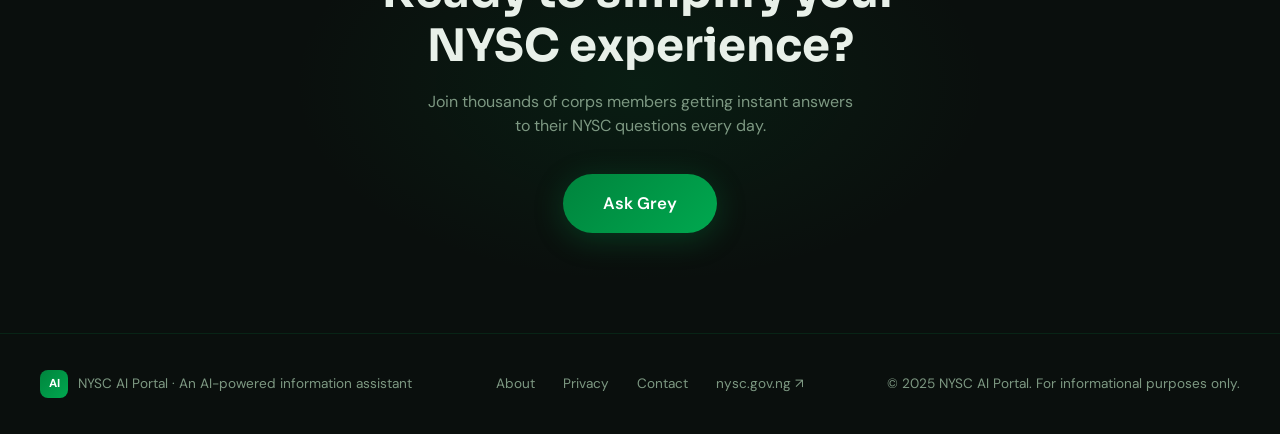
<file: frontend/pages/home/index.html>
<!doctype html>
<html lang="en">
  <head>
    <meta charset="UTF-8" />
    <meta name="viewport" content="width=device-width, initial-scale=1.0" />
    <title>NYSC AI Portal – Your Smart NYSC Assistant</title>
    <link
      href="https://cdnjs.cloudflare.com/ajax/libs/bootstrap/5.3.2/css/bootstrap.min.css"
      rel="stylesheet"
    />
    <link
      href="https://fonts.googleapis.com/css2?family=Sora:wght@300;400;500;600;700;800&family=DM+Sans:ital,wght@0,300;0,400;0,500;1,300&display=swap"
      rel="stylesheet"
    />
    <style>
      :root {
        --green: #00843d;
        --green-light: #00a84f;
        --green-dark: #005c2a;
        --gold: #f5a623;
        --gold-light: #ffb940;
        --dark: #0a0f0d;
        --surface: #111810;
        --surface2: #172014;
        --text: #e8f0e9;
        --text-muted: #7d9882;
        --border: rgba(0, 132, 61, 0.18);
        --glow: rgba(0, 168, 79, 0.25);
      }

      *,
      *::before,
      *::after {
        box-sizing: border-box;
        margin: 0;
        padding: 0;
      }

      html {
        scroll-behavior: smooth;
      }

      body {
        font-family: "DM Sans", sans-serif;
        background: var(--dark);
        color: var(--text);
        overflow-x: hidden;
      }

      /* ─── NAVBAR ─── */
      nav {
        position: fixed;
        top: 0;
        left: 0;
        right: 0;
        z-index: 999;
        display: flex;
        align-items: center;
        justify-content: space-between;
        gap: 20px;
        padding: 16px 40px;
        background: rgba(10, 15, 13, 0.72);
        backdrop-filter: blur(18px);
        border-bottom: 1px solid var(--border);
        transition: all 0.3s ease;
      }
      .nav-logo {
        display: flex;
        align-items: center;
        gap: 10px;
        font-family: "Sora", sans-serif;
        font-weight: 700;
        font-size: 1.15rem;
        color: var(--text);
        text-decoration: none;
        white-space: nowrap;
      }
      .nav-logo .badge-dot {
        width: 36px;
        height: 36px;
        border-radius: 10px;
        background: linear-gradient(135deg, var(--green), var(--green-light));
        display: flex;
        align-items: center;
        justify-content: center;
        font-size: 0.8rem;
        font-weight: 800;
        color: #fff;
        box-shadow: 0 0 14px var(--glow);
      }
      .nav-links {
        display: flex;
        gap: 28px;
        list-style: none;
        margin: 0 auto;
      }
      .nav-links a {
        color: var(--text-muted);
        text-decoration: none;
        font-size: 0.92rem;
        font-weight: 500;
        transition:
          color 0.2s,
          transform 0.2s;
      }
      .nav-links a:hover {
        color: var(--text);
        transform: translateY(-1px);
      }
      .nav-actions {
        display: flex;
        align-items: center;
        gap: 14px;
        justify-content: flex-end;
        flex-wrap: nowrap;
      }
      .nav-cta {
        padding: 9px 22px;
        border-radius: 50px;
        background: linear-gradient(135deg, var(--green), var(--green-light));
        color: #fff;
        text-decoration: none;
        font-weight: 600;
        font-size: 0.88rem;
        box-shadow: 0 4px 18px var(--glow);
        transition: all 0.25s;
        white-space: nowrap;
      }
      .nav-cta:hover {
        transform: translateY(-2px);
        box-shadow: 0 8px 28px var(--glow);
        color: #fff;
      }
      .lang-switcher {
        display: inline-flex;
        align-items: center;
        gap: 6px;
        padding: 6px;
        border-radius: 999px;
        background: rgba(255, 255, 255, 0.03);
        border: 1px solid rgba(255, 255, 255, 0.06);
        box-shadow: inset 0 1px 0 rgba(255, 255, 255, 0.02);
      }
      .lang-nav-btn {
        border: 0;
        border-radius: 999px;
        padding: 8px 12px;
        min-width: 42px;
        font-size: 0.78rem;
        font-weight: 700;
        letter-spacing: 0.04em;
        color: var(--text-muted);
        background: transparent;
        cursor: pointer;
        transition: all 0.2s ease;
      }
      .lang-nav-btn:hover {
        color: var(--text);
        background: rgba(255, 255, 255, 0.04);
      }
      .lang-nav-btn.active {
        color: #fff;
        background: linear-gradient(
          135deg,
          rgba(0, 132, 61, 0.95),
          rgba(0, 168, 79, 0.9)
        );
        box-shadow: 0 8px 22px rgba(0, 168, 79, 0.18);
      }

      /* ─── HERO ─── */
      .hero {
        min-height: 100vh;
        position: relative;
        display: flex;
        align-items: center;
        justify-content: center;
        overflow: hidden;
        padding: 120px 24px 80px;
      }
      .hero-bg {
        position: absolute;
        inset: 0;
        background:
          radial-gradient(
            ellipse 70% 60% at 60% 40%,
            rgba(0, 132, 61, 0.18) 0%,
            transparent 65%
          ),
          radial-gradient(
            ellipse 50% 50% at 20% 80%,
            rgba(245, 166, 35, 0.08) 0%,
            transparent 60%
          ),
          linear-gradient(170deg, #0a0f0d 0%, #0d1a10 50%, #0a0f0d 100%);
      }
      .hero-grid {
        position: absolute;
        inset: 0;
        opacity: 0.04;
        background-image:
          linear-gradient(var(--green) 1px, transparent 1px),
          linear-gradient(90deg, var(--green) 1px, transparent 1px);
        background-size: 60px 60px;
      }
      .hero-orb {
        position: absolute;
        border-radius: 50%;
        filter: blur(80px);
        pointer-events: none;
      }
      .hero-orb-1 {
        width: 500px;
        height: 500px;
        top: -100px;
        right: -100px;
        background: rgba(0, 132, 61, 0.12);
      }
      .hero-orb-2 {
        width: 300px;
        height: 300px;
        bottom: 0;
        left: -80px;
        background: rgba(245, 166, 35, 0.07);
      }

      .hero-content {
        position: relative;
        text-align: center;
        max-width: 760px;
      }
      .hero-badge {
        display: inline-flex;
        align-items: center;
        gap: 8px;
        padding: 6px 16px;
        border-radius: 50px;
        background: rgba(0, 132, 61, 0.12);
        border: 1px solid rgba(0, 132, 61, 0.3);
        font-size: 0.82rem;
        font-weight: 600;
        color: var(--green-light);
        margin-bottom: 28px;
        animation: fadeUp 0.6s ease both;
      }
      .hero-badge .dot {
        width: 7px;
        height: 7px;
        border-radius: 50%;
        background: var(--green-light);
        animation: pulse 2s infinite;
      }
      @keyframes pulse {
        0%,
        100% {
          opacity: 1;
          transform: scale(1);
        }
        50% {
          opacity: 0.5;
          transform: scale(1.4);
        }
      }

      h1 {
        font-family: "Sora", sans-serif;
        font-size: clamp(2.6rem, 6vw, 4.2rem);
        font-weight: 800;
        line-height: 1.12;
        letter-spacing: -1.5px;
        animation: fadeUp 0.7s ease 0.1s both;
      }
      h1 .accent {
        color: var(--green-light);
        position: relative;
      }
      h1 .accent::after {
        content: "";
        position: absolute;
        bottom: -4px;
        left: 0;
        right: 0;
        height: 3px;
        background: linear-gradient(90deg, var(--green), var(--gold));
        border-radius: 2px;
      }

      .hero-sub {
        margin: 22px auto 38px;
        max-width: 540px;
        font-size: 1.08rem;
        color: var(--text-muted);
        line-height: 1.7;
        font-weight: 400;
        animation: fadeUp 0.7s ease 0.2s both;
      }

      .hero-actions {
        display: flex;
        gap: 14px;
        justify-content: center;
        flex-wrap: wrap;
        animation: fadeUp 0.7s ease 0.3s both;
      }
      .btn-primary-custom {
        display: inline-flex;
        align-items: center;
        gap: 10px;
        padding: 15px 34px;
        border-radius: 50px;
        font-size: 1rem;
        font-weight: 600;
        background: linear-gradient(135deg, var(--green), var(--green-light));
        color: #fff;
        text-decoration: none;
        box-shadow: 0 6px 30px var(--glow);
        transition: all 0.25s;
      }
      .btn-primary-custom:hover {
        transform: translateY(-3px);
        box-shadow: 0 12px 40px var(--glow);
        color: #fff;
      }
      .btn-secondary-custom {
        display: inline-flex;
        align-items: center;
        gap: 10px;
        padding: 15px 34px;
        border-radius: 50px;
        font-size: 1rem;
        font-weight: 600;
        background: rgba(255, 255, 255, 0.05);
        border: 1px solid var(--border);
        color: var(--text);
        text-decoration: none;
        transition: all 0.25s;
      }
      .btn-secondary-custom:hover {
        background: rgba(255, 255, 255, 0.09);
        color: var(--text);
        border-color: rgba(0, 132, 61, 0.4);
      }

      .hero-stats {
        display: flex;
        gap: 40px;
        justify-content: center;
        margin-top: 56px;
        flex-wrap: wrap;
        animation: fadeUp 0.7s ease 0.4s both;
      }
      .stat {
        text-align: center;
      }
      .stat-num {
        font-family: "Sora", sans-serif;
        font-size: 1.9rem;
        font-weight: 800;
        color: var(--text);
      }
      .stat-label {
        font-size: 0.8rem;
        color: var(--text-muted);
        margin-top: 2px;
        font-weight: 500;
        letter-spacing: 0.5px;
        text-transform: uppercase;
      }
      .stat-sep {
        width: 1px;
        background: var(--border);
        height: 50px;
        align-self: center;
      }

      @keyframes fadeUp {
        from {
          opacity: 0;
          transform: translateY(22px);
        }
        to {
          opacity: 1;
          transform: translateY(0);
        }
      }

      /* ─── FEATURES ─── */
      .features {
        padding: 100px 24px;
        background: var(--surface);
        position: relative;
      }
      .features::before {
        content: "";
        position: absolute;
        top: 0;
        left: 0;
        right: 0;
        height: 1px;
        background: linear-gradient(
          90deg,
          transparent,
          var(--green),
          transparent
        );
      }
      .section-label {
        font-size: 0.8rem;
        font-weight: 700;
        letter-spacing: 2px;
        text-transform: uppercase;
        color: var(--green-light);
        margin-bottom: 12px;
      }
      .section-title {
        font-family: "Sora", sans-serif;
        font-size: clamp(1.8rem, 4vw, 2.6rem);
        font-weight: 700;
        line-height: 1.2;
      }
      .section-sub {
        color: var(--text-muted);
        font-size: 1rem;
        max-width: 480px;
        line-height: 1.7;
        margin-top: 12px;
      }

      .feature-card {
        background: var(--surface2);
        border: 1px solid var(--border);
        border-radius: 20px;
        padding: 32px 28px;
        transition: all 0.3s ease;
        position: relative;
        overflow: hidden;
      }
      .feature-card::before {
        content: "";
        position: absolute;
        inset: 0;
        opacity: 0;
        background: radial-gradient(
          circle at 30% 30%,
          var(--glow),
          transparent 60%
        );
        transition: opacity 0.3s;
      }
      .feature-card:hover {
        transform: translateY(-6px);
        border-color: rgba(0, 132, 61, 0.35);
      }
      .feature-card:hover::before {
        opacity: 1;
      }
      .feature-icon {
        width: 52px;
        height: 52px;
        border-radius: 14px;
        background: linear-gradient(
          135deg,
          rgba(0, 132, 61, 0.2),
          rgba(0, 168, 79, 0.12)
        );
        border: 1px solid rgba(0, 132, 61, 0.25);
        display: flex;
        align-items: center;
        justify-content: center;
        font-size: 1.4rem;
        margin-bottom: 20px;
      }
      .feature-title {
        font-family: "Sora", sans-serif;
        font-weight: 600;
        font-size: 1.1rem;
        margin-bottom: 8px;
      }
      .feature-desc {
        color: var(--text-muted);
        font-size: 0.92rem;
        line-height: 1.65;
      }

      /* ─── HOW IT WORKS ─── */
      .how {
        padding: 100px 24px;
      }
      .step-line {
        display: flex;
        align-items: flex-start;
        gap: 24px;
        padding: 28px 0;
        border-bottom: 1px solid var(--border);
      }
      .step-line:last-child {
        border-bottom: none;
      }
      .step-num {
        font-family: "Sora", sans-serif;
        font-size: 3rem;
        font-weight: 800;
        color: rgba(0, 132, 61, 0.2);
        line-height: 1;
        min-width: 60px;
      }
      .step-title {
        font-family: "Sora", sans-serif;
        font-weight: 600;
        font-size: 1.1rem;
        margin-bottom: 6px;
      }
      .step-desc {
        color: var(--text-muted);
        font-size: 0.92rem;
        line-height: 1.65;
      }

      /* ─── LANG SECTION ─── */
      .lang-section {
        padding: 80px 24px;
        background: var(--surface);
      }
      .lang-card {
        background: linear-gradient(
          135deg,
          rgba(0, 132, 61, 0.1),
          rgba(0, 132, 61, 0.04)
        );
        border: 1px solid rgba(0, 132, 61, 0.2);
        border-radius: 24px;
        padding: 48px 40px;
        text-align: center;
      }
      .lang-chips {
        display: flex;
        gap: 12px;
        justify-content: center;
        flex-wrap: wrap;
        margin-top: 28px;
      }
      .lang-chip {
        padding: 10px 24px;
        border-radius: 50px;
        border: 1px solid var(--border);
        background: rgba(255, 255, 255, 0.04);
        font-weight: 600;
        font-size: 0.9rem;
        color: var(--text);
        cursor: pointer;
        transition: all 0.25s;
      }
      .lang-chip:hover,
      .lang-chip.active {
        background: var(--green);
        border-color: var(--green);
        color: #fff;
        box-shadow: 0 4px 18px var(--glow);
      }

      /* ─── CTA SECTION ─── */
      .cta-section {
        padding: 100px 24px;
        text-align: center;
        position: relative;
        overflow: hidden;
      }
      .cta-section::before {
        content: "";
        position: absolute;
        top: 50%;
        left: 50%;
        transform: translate(-50%, -50%);
        width: 700px;
        height: 400px;
        border-radius: 50%;
        background: radial-gradient(
          ellipse,
          rgba(0, 132, 61, 0.12),
          transparent 70%
        );
        pointer-events: none;
      }
      .cta-section h2 {
        font-family: "Sora", sans-serif;
        font-size: clamp(1.8rem, 4vw, 2.8rem);
        font-weight: 700;
      }
      .cta-section p {
        color: var(--text-muted);
        margin: 16px auto 36px;
        max-width: 440px;
        font-size: 1rem;
      }

      /* ─── FOOTER ─── */
      footer {
        padding: 36px 40px;
        border-top: 1px solid var(--border);
        display: flex;
        align-items: center;
        justify-content: space-between;
        flex-wrap: gap;
        color: var(--text-muted);
        font-size: 0.85rem;
      }
      footer a {
        color: var(--text-muted);
        text-decoration: none;
      }
      footer a:hover {
        color: var(--green-light);
      }

      /* ─── MOBILE ─── */
      @media (max-width: 768px) {
        nav {
          padding: 14px 20px;
          flex-wrap: wrap;
        }
        .nav-links {
          display: none;
        }
        .nav-actions {
          width: 100%;
          justify-content: center;
          flex-wrap: wrap;
          gap: 12px;
        }
        .hero-stats {
          gap: 24px;
        }
        .stat-sep {
          display: none;
        }
        footer {
          flex-direction: column;
          gap: 12px;
          text-align: center;
        }
      }

      /* ─── SCROLL REVEAL ─── */
      .reveal {
        opacity: 0;
        transform: translateY(30px);
        transition: all 0.65s ease;
      }
      .reveal.visible {
        opacity: 1;
        transform: translateY(0);
      }
    </style>
  </head>
  <body>
    <!-- NAVBAR -->
    <nav>
      <a class="nav-logo" href="#">
        <div class="badge-dot">AI</div>
        NYSC AI Portal
      </a>
      <ul class="nav-links">
        <li><a id="navFeaturesLink" href="#features">Features</a></li>
        <li><a id="navHowLink" href="#how">How it Works</a></li>
        <li><a id="navLanguagesLink" href="#languages">Languages</a></li>
      </ul>
      <div class="nav-actions">
        <a id="navCtaLink" class="nav-cta" href="../chat/"
          >Ask AI Assistant →</a
        >
        <div class="lang-switcher" aria-label="Choose page language">
          <button class="lang-nav-btn active" onclick="setPageLang('en')">
            EN
          </button>
          <button class="lang-nav-btn" onclick="setPageLang('yo')">YO</button>
          <button class="lang-nav-btn" onclick="setPageLang('ha')">HA</button>
          <button class="lang-nav-btn" onclick="setPageLang('ig')">IG</button>
        </div>
        <button
          id="logoutBtn"
          onclick="logout()"
          style="
            display: none;
            padding: 9px 22px;
            border-radius: 50px;
            background: rgba(255, 0, 0, 0.1);
            border: 1px solid rgba(220, 53, 69, 0.3);
            color: #ff6b6b;
            font-weight: 600;
            font-size: 0.88rem;
            cursor: pointer;
            transition: all 0.25s;
          "
        >
          Logout
        </button>
      </div>
    </nav>

    <!-- HERO -->
    <section class="hero">
      <div class="hero-bg"></div>
      <div class="hero-grid"></div>
      <div class="hero-orb hero-orb-1"></div>
      <div class="hero-orb hero-orb-2"></div>

      <div class="hero-content">
        <div class="hero-badge">
          <span class="dot"></span>
          Powered by Artificial Intelligence &nbsp;·&nbsp; Beta
        </div>
        <h1>
          Your <span class="accent">Smart NYSC</span><br />
          Assistant
        </h1>
        <p class="hero-sub">
          Get instant, accurate answers about your NYSC journey — from
          registration and camp procedures to posting, CDS, and allowances.
          Available 24/7 in English, Yoruba, and Hausa.
        </p>
        <div class="hero-actions">
          <a href="../chat/" class="btn-primary-custom">
            <svg
              width="18"
              height="18"
              viewBox="0 0 24 24"
              fill="none"
              stroke="currentColor"
              stroke-width="2.2"
            >
              <path
                d="M21 15a2 2 0 01-2 2H7l-4 4V5a2 2 0 012-2h14a2 2 0 012 2z"
              />
            </svg>
            Ask AI Assistant
          </a>
          <a href="#features" class="btn-secondary-custom">
            <svg
              width="18"
              height="18"
              viewBox="0 0 24 24"
              fill="none"
              stroke="currentColor"
              stroke-width="2"
            >
              <circle cx="12" cy="12" r="10" />
              <polygon points="10 8 16 12 10 16 10 8" />
            </svg>
            See Features
          </a>
        </div>
        <div class="hero-stats">
          <div class="stat">
            <div class="stat-num">6.4M+</div>
            <div class="stat-label">Corps Members</div>
          </div>
          <div class="stat-sep"></div>
          <div class="stat">
            <div class="stat-num">24/7</div>
            <div class="stat-label">Availability</div>
          </div>
          <div class="stat-sep"></div>
          <div class="stat">
            <div class="stat-num">3</div>
            <div class="stat-label">Languages</div>
          </div>
          <div class="stat-sep"></div>
          <div class="stat">
            <div class="stat-num">&lt;2s</div>
            <div class="stat-label">Response Time</div>
          </div>
        </div>
      </div>
    </section>

    <!-- FEATURES -->
    <section class="features" id="features">
      <div class="container">
        <div class="row mb-5 reveal">
          <div class="col-lg-6">
            <div class="section-label">Features</div>
            <h2 class="section-title">
              Everything you need<br />in one smart portal
            </h2>
            <p class="section-sub">
              Designed specifically for Nigeria's National Youth Service Corps
              members and prospective corpers.
            </p>
          </div>
        </div>
        <div class="row g-4">
          <div class="col-md-6 col-lg-4 reveal">
            <div class="feature-card h-100">
              <div class="feature-icon">⚡</div>
              <div class="feature-title">Instant Answers</div>
              <div class="feature-desc">
                Get immediate responses to your NYSC questions without waiting
                in long queues or browsing outdated FAQs. Real-time AI-powered
                support.
              </div>
            </div>
          </div>
          <div class="col-md-6 col-lg-4 reveal" style="transition-delay: 0.1s">
            <div class="feature-card h-100">
              <div class="feature-icon">🎙️</div>
              <div class="feature-title">Voice Interaction</div>
              <div class="feature-desc">
                Speak your questions naturally using the microphone feature.
                Perfect for when you're on the go or prefer talking over typing.
              </div>
            </div>
          </div>
          <div class="col-md-6 col-lg-4 reveal" style="transition-delay: 0.2s">
            <div class="feature-card h-100">
              <div class="feature-icon">🌍</div>
              <div class="feature-title">Multilingual Support</div>
              <div class="feature-desc">
                Communicate in English, Yoruba, or Hausa. The AI understands and
                responds in your preferred language for true inclusivity.
              </div>
            </div>
          </div>
          <div class="col-md-6 col-lg-4 reveal" style="transition-delay: 0.3s">
            <div class="feature-card h-100">
              <div class="feature-icon">📋</div>
              <div class="feature-title">NYSC Document Help</div>
              <div class="feature-desc">
                Get guidance on call-up letters, exclusion letters, relocation
                requests, and all essential documentation required throughout
                service year.
              </div>
            </div>
          </div>
          <div class="col-md-6 col-lg-4 reveal" style="transition-delay: 0.4s">
            <div class="feature-card h-100">
              <div class="feature-icon">📍</div>
              <div class="feature-title">State Deployment Info</div>
              <div class="feature-desc">
                Learn about your state of deployment — camp details, orientation
                schedules, allowances, and what to expect at your NYSC camp.
              </div>
            </div>
          </div>
          <div class="col-md-6 col-lg-4 reveal" style="transition-delay: 0.5s">
            <div class="feature-card h-100">
              <div class="feature-icon">🔒</div>
              <div class="feature-title">Secure & Private</div>
              <div class="feature-desc">
                Your conversations are confidential. The portal does not store
                personal data and complies with Nigerian data protection
                guidelines.
              </div>
            </div>
          </div>
        </div>
      </div>
    </section>

    <!-- HOW IT WORKS -->
    <section class="how" id="how">
      <div class="container">
        <div class="row align-items-center g-5">
          <div class="col-lg-5 reveal">
            <div class="section-label">How it Works</div>
            <h2 class="section-title">Simple. Fast.<br />Reliable.</h2>
            <p class="section-sub mt-3">
              Three steps to getting the NYSC answers you need — no login
              required to start.
            </p>
          </div>
          <div class="col-lg-7 reveal" style="transition-delay: 0.15s">
            <div class="step-line">
              <div class="step-num">01</div>
              <div>
                <div class="step-title">Open the AI Chat</div>
                <div class="step-desc">
                  Click "Ask AI Assistant" to open the intelligent chat
                  interface — available instantly, no account needed.
                </div>
              </div>
            </div>
            <div class="step-line">
              <div class="step-num">02</div>
              <div>
                <div class="step-title">Ask Your Question</div>
                <div class="step-desc">
                  Type (or speak) your NYSC question in any language. Be as
                  specific or general as you like — the AI understands context.
                </div>
              </div>
            </div>
            <div class="step-line">
              <div class="step-num">03</div>
              <div>
                <div class="step-title">Get Instant Guidance</div>
                <div class="step-desc">
                  Receive a clear, accurate answer within seconds. Follow up
                  with more questions or start a new topic anytime.
                </div>
              </div>
            </div>
          </div>
        </div>
      </div>
    </section>

    <!-- LANGUAGE SECTION -->
    <section class="lang-section" id="languages">
      <div class="container">
        <div class="lang-card reveal">
          <div class="section-label" style="text-align: center">Languages</div>
          <h2 class="section-title" style="text-align: center">
            Speak the language<br />you're most comfortable with
          </h2>
          <p
            style="
              color: var(--text-muted);
              margin-top: 14px;
              font-size: 0.97rem;
            "
          >
            Nigeria's diversity is our strength. The NYSC AI Portal supports
            three major languages to serve every corps member.
          </p>
          <div class="lang-chips">
            <div class="lang-chip active" data-lang="en" data-icon="🇳🇬">
              English
            </div>
            <div class="lang-chip" data-lang="yo" data-icon="🟢">Yoruba</div>
            <div class="lang-chip" data-lang="ha" data-icon="🔵">Hausa</div>
            <div class="lang-chip" data-lang="ig" data-icon="🟣">Igbo</div>
          </div>
        </div>
      </div>
    </section>

    <!-- CTA -->
    <section class="cta-section">
      <div class="container position-relative" style="z-index: 1">
        <div class="reveal">
          <div class="section-label" style="text-align: center">
            Get Started
          </div>
          <h2>Ready to simplify your<br />NYSC experience?</h2>
          <p>
            Join thousands of corps members getting instant answers to their
            NYSC questions every day.
          </p>
          <a
            href="../chat/"
            class="btn-primary-custom"
            style="display: inline-flex; font-size: 1.05rem; padding: 17px 40px"
          >
            <svg
              width="20"
              height="20"
              viewBox="0 0 24 24"
              fill="none"
              stroke="currentColor"
              stroke-width="2.2"
            >
              <path
                d="M21 15a2 2 0 01-2 2H7l-4 4V5a2 2 0 012-2h14a2 2 0 012 2z"
              />
            </svg>
            Open AI Assistant
          </a>
        </div>
      </div>
    </section>

    <!-- FOOTER -->
    <footer>
      <div style="display: flex; align-items: center; gap: 10px">
        <div
          style="
            width: 28px;
            height: 28px;
            border-radius: 8px;
            background: linear-gradient(
              135deg,
              var(--green),
              var(--green-light)
            );
            display: flex;
            align-items: center;
            justify-content: center;
            font-size: 0.72rem;
            font-weight: 800;
            color: #fff;
          "
        >
          AI
        </div>
        <span id="footerBrandText"
          >NYSC AI Portal &nbsp;·&nbsp; An AI-powered information
          assistant</span
        >
      </div>
      <div
        style="
          display: flex;
          gap: 28px;
          flex-wrap: wrap;
          justify-content: center;
        "
      >
        <a href="#">About</a>
        <a href="#">Privacy</a>
        <a href="#">Contact</a>
        <a href="https://nysc.gov.ng" target="_blank">nysc.gov.ng ↗</a>
      </div>
      <div id="footerCopyrightText">
        © 2025 NYSC AI Portal. For informational purposes only.
      </div>
    </footer>

    <script src="page-lang.js"></script>
    <script src="https://cdnjs.cloudflare.com/ajax/libs/bootstrap/5.3.2/js/bootstrap.bundle.min.js"></script>
    <script>
      // Scroll reveal
      const observer = new IntersectionObserver(
        (entries) => {
          entries.forEach((e) => {
            if (e.isIntersecting) e.target.classList.add("visible");
          });
        },
        { threshold: 0.12 },
      );
      document
        .querySelectorAll(".reveal")
        .forEach((el) => observer.observe(el));

      // Language chip toggle
      document.querySelectorAll(".lang-chip").forEach((chip) => {
        chip.addEventListener("click", () => {
          setPageLang(chip.dataset.lang);
        });
      });

      // Nav scroll effect
      window.addEventListener("scroll", () => {
        const nav = document.querySelector("nav");
        nav.style.background =
          window.scrollY > 50 ? "rgba(10,15,13,0.92)" : "rgba(10,15,13,0.72)";
      });
    </script>
  </body>
</html>
</file>
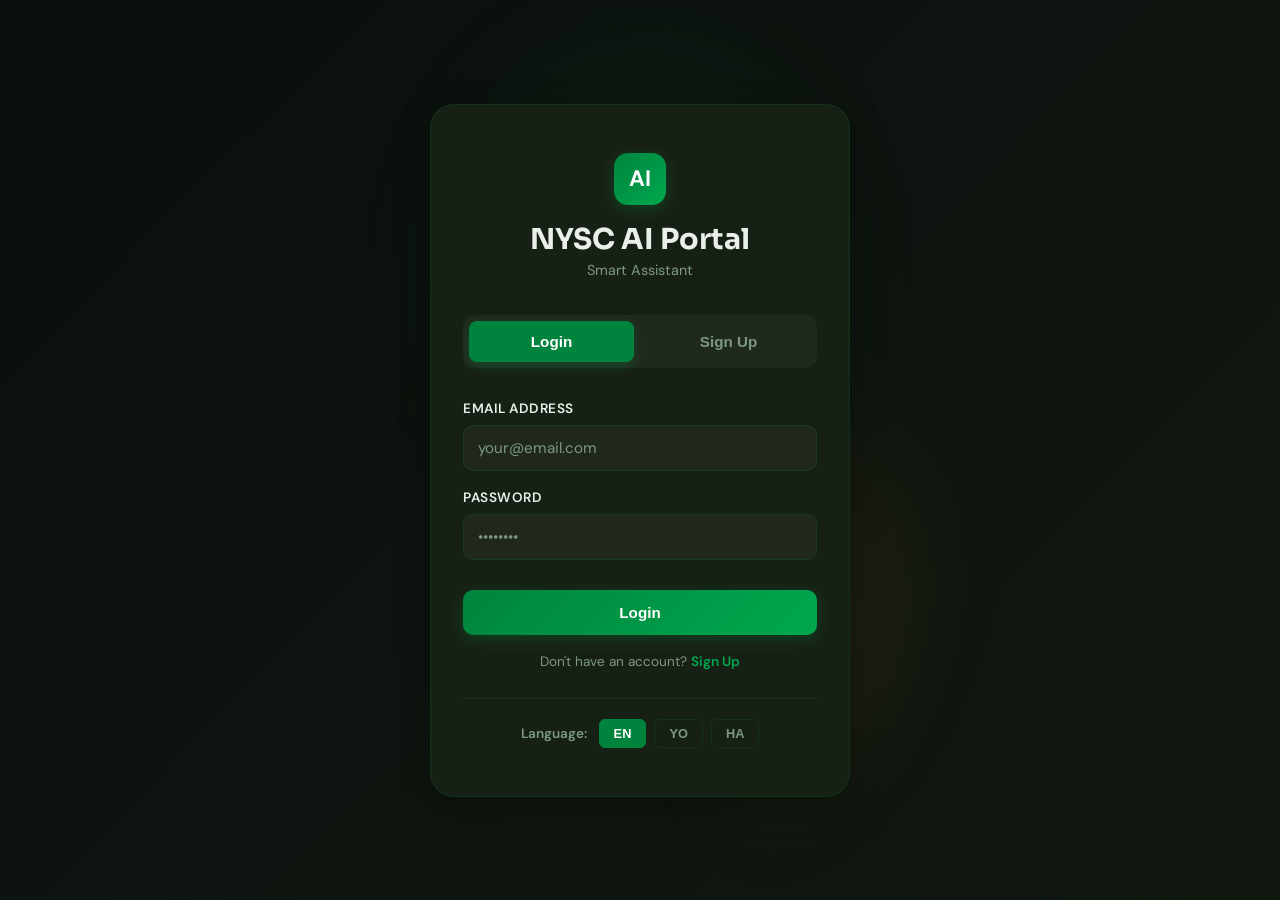
<file: frontend/pages/index/index.html>
<!doctype html>
<html lang="en">
  <head>
    <meta charset="UTF-8" />
    <meta name="viewport" content="width=device-width, initial-scale=1.0" />
    <title>NYSC AI Portal – Login</title>
    <link
      href="https://fonts.googleapis.com/css2?family=Sora:wght@400;500;600;700&family=DM+Sans:wght@300;400;500&display=swap"
      rel="stylesheet"
    />
    <link rel="stylesheet" href="login.css" />
  </head>
  <body>
    <div class="auth-container">
      <div class="auth-box">
        <!-- Logo -->
        <div class="auth-logo">
          <div class="logo-badge">AI</div>
          <h1>NYSC AI Portal</h1>
          <p>Smart Assistant</p>
        </div>

        <!-- Tab Toggle -->
        <div class="tab-toggle">
          <button class="tab-btn active" data-tab="login">Login</button>
          <button class="tab-btn" data-tab="signup">Sign Up</button>
        </div>

        <!-- Login Form -->
        <form id="loginForm" class="auth-form active-tab">
          <div class="form-group">
            <label>Email Address</label>
            <input
              type="email"
              id="loginEmail"
              placeholder="your@email.com"
              required
            />
          </div>
          <div class="form-group">
            <label>Password</label>
            <input
              type="password"
              id="loginPassword"
              placeholder="••••••••"
              required
            />
          </div>
          <button type="submit" class="btn-submit">Login</button>
          <p class="form-link">
            Don't have an account?
            <span class="switch-tab" data-tab="signup">Sign Up</span>
          </p>
        </form>

        <!-- Signup Form -->
        <form id="signupForm" class="auth-form">
          <div class="form-group">
            <label>Full Name</label>
            <input
              type="text"
              id="signupName"
              placeholder="Your Full Name"
              required
            />
          </div>
          <div class="form-group">
            <label>Email Address</label>
            <input
              type="email"
              id="signupEmail"
              placeholder="your@email.com"
              required
            />
          </div>
          <div class="form-group">
            <label>Password</label>
            <input
              type="password"
              id="signupPassword"
              placeholder="••••••••"
              required
            />
          </div>
          <div class="form-group">
            <label>Confirm Password</label>
            <input
              type="password"
              id="signupConfirm"
              placeholder="••••••••"
              required
            />
          </div>
          <div class="form-group">
            <label>NYSC Batch</label>
            <select id="signupBatch" required>
              <option value="">Select Your Batch</option>
              <option value="Batch A 2025">Batch A 2025</option>
              <option value="Batch B 2025">Batch B 2025</option>
              <option value="Batch C 2025">Batch C 2025</option>
              <option value="Batch A 2024">Batch A 2024</option>
              <option value="Batch B 2024">Batch B 2024</option>
              <option value="Batch C 2024">Batch C 2024</option>
              <option value="Other">Other</option>
            </select>
          </div>
          <button type="submit" class="btn-submit">Create Account</button>
          <p class="form-link">
            Already have an account?
            <span class="switch-tab" data-tab="login">Login</span>
          </p>
        </form>

        <!-- Language Selection -->
        <div class="auth-lang">
          <label>Language:</label>
          <div class="lang-buttons">
            <button class="lang-btn active" onclick="setLang('en')">EN</button>
            <button class="lang-btn" onclick="setLang('yo')">YO</button>
            <button class="lang-btn" onclick="setLang('ha')">HA</button>
          </div>
        </div>

        <!-- Error Message -->
        <div id="errorMsg" class="error-msg"></div>
        <div id="successMsg" class="success-msg"></div>
      </div>

      <!-- Decorative Background -->
      <div class="auth-bg"></div>
    </div>

    <script src="login.js"></script>
  </body>
</html>
</file>
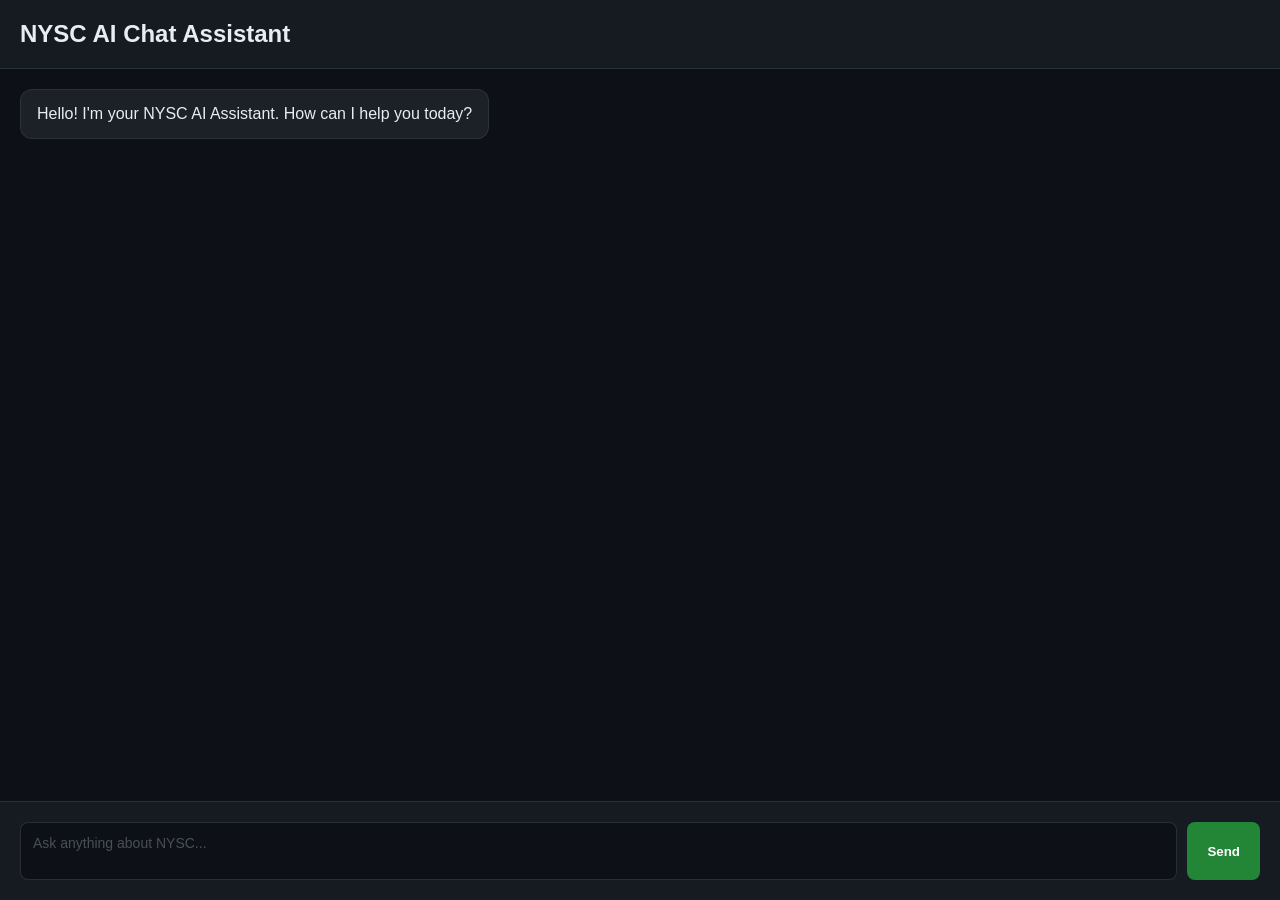
<file: backend/nysc_portal/static/chat-fixed.html>
<!doctype html>
<html lang="en">
  <head>
    <meta charset="UTF-8" />
    <meta name="viewport" content="width=device-width, initial-scale=1.0" />
    <title>NYSC AI Chat Assistant</title>
    <style>
      * {
        margin: 0;
        padding: 0;
        box-sizing: border-box;
      }

      body {
        font-family:
          -apple-system, BlinkMacSystemFont, "Segoe UI", Roboto, Oxygen, Ubuntu,
          Cantarell, sans-serif;
        background: #0d1117;
        color: #e6edf3;
        height: 100vh;
        overflow: hidden;
        display: flex;
      }

      .container {
        display: flex;
        height: 100%;
        width: 100%;
      }

      .chat-container {
        flex: 1;
        display: flex;
        flex-direction: column;
        background: #0d1117;
      }

      .header {
        padding: 20px;
        border-bottom: 1px solid rgba(48, 54, 61, 0.8);
        background: #161b22;
      }

      .header h1 {
        font-size: 1.5em;
        font-weight: 600;
      }

      .messages {
        flex: 1;
        overflow-y: auto;
        padding: 20px;
        display: flex;
        flex-direction: column;
        gap: 12px;
      }

      .message {
        display: flex;
        gap: 12px;
        margin-bottom: 8px;
      }

      .message.user {
        justify-content: flex-end;
      }

      .message.user .bubble {
        background: #1f6feb;
        color: white;
      }

      .message.ai .bubble {
        background: #1c2128;
        border: 1px solid rgba(48, 54, 61, 0.8);
      }

      .bubble {
        padding: 12px 16px;
        border-radius: 12px;
        max-width: 70%;
        word-wrap: break-word;
        line-height: 1.5;
      }

      .input-section {
        padding: 20px;
        border-top: 1px solid rgba(48, 54, 61, 0.8);
        background: #161b22;
      }

      .input-group {
        display: flex;
        gap: 10px;
      }

      textarea {
        flex: 1;
        padding: 12px;
        border: 1px solid rgba(48, 54, 61, 0.8);
        border-radius: 8px;
        background: #0d1117;
        color: #e6edf3;
        font-family: inherit;
        font-size: 14px;
        resize: none;
        max-height: 120px;
      }

      textarea::placeholder {
        color: #484f58;
      }

      button {
        padding: 12px 20px;
        background: #238636;
        color: white;
        border: none;
        border-radius: 8px;
        cursor: pointer;
        font-weight: 600;
        transition: background 0.2s;
      }

      button:hover {
        background: #2ea043;
      }

      button:disabled {
        background: #484f58;
        cursor: not-allowed;
      }

      .welcome {
        display: flex;
        flex-direction: column;
        align-items: center;
        justify-content: center;
        height: 100%;
        gap: 20px;
      }

      .welcome h2 {
        font-size: 2em;
      }

      .typing {
        display: flex;
        gap: 4px;
        padding: 12px 16px;
        background: #1c2128;
        border: 1px solid rgba(48, 54, 61, 0.8);
        border-radius: 12px;
        width: fit-content;
      }

      .typing span {
        width: 8px;
        height: 8px;
        background: #7d8590;
        border-radius: 50%;
        animation: bounce 1.4s infinite;
      }

      .typing span:nth-child(2) {
        animation-delay: 0.2s;
      }

      .typing span:nth-child(3) {
        animation-delay: 0.4s;
      }

      @keyframes bounce {
        0%,
        80%,
        100% {
          opacity: 0.3;
        }
        40% {
          opacity: 1;
        }
      }
    </style>
  </head>
  <body>
    <div class="container">
      <div class="chat-container">
        <div class="header">
          <h1>NYSC AI Chat Assistant</h1>
        </div>

        <div class="messages" id="messages">
          <div class="welcome">
            <h2>Welcome!</h2>
            <p>Start a conversation about NYSC</p>
          </div>
        </div>

        <div class="input-section">
          <div class="input-group">
            <textarea
              id="input"
              placeholder="Ask anything about NYSC..."
              onkeypress="handleKeyPress(event)"
            ></textarea>
            <button onclick="sendMessage()" id="sendBtn">Send</button>
          </div>
        </div>
      </div>
    </div>

    <script>
      let isTyping = false;
      const messagesDiv = document.getElementById("messages");
      const inputEl = document.getElementById("input");

      function handleKeyPress(e) {
        if (e.key === "Enter" && !e.shiftKey) {
          e.preventDefault();
          sendMessage();
        }
      }

      function showWelcome() {
        messagesDiv.innerHTML = `
    <div class="welcome">
      <h2>Welcome!</h2>
      <p>Start a conversation about NYSC</p>
    </div>
  `;
      }

      function addMessage(text, sender) {
        const msgDiv = document.createElement("div");
        msgDiv.className = `message ${sender}`;

        const bubble = document.createElement("div");
        bubble.className = "bubble";
        bubble.textContent = text;

        msgDiv.appendChild(bubble);
        messagesDiv.appendChild(msgDiv);
        messagesDiv.scrollTop = messagesDiv.scrollHeight;

        // Remove welcome message if present
        const welcome = messagesDiv.querySelector(".welcome");
        if (welcome) welcome.remove();
      }

      function showTyping() {
        const msgDiv = document.createElement("div");
        msgDiv.className = "message ai";
        msgDiv.id = "typing-msg";
        msgDiv.innerHTML =
          '<div class="typing"><span></span><span></span><span></span></div>';
        messagesDiv.appendChild(msgDiv);
        messagesDiv.scrollTop = messagesDiv.scrollHeight;
      }

      function removeTyping() {
        const typingMsg = document.getElementById("typing-msg");
        if (typingMsg) typingMsg.remove();
      }

      async function sendMessage() {
        const text = inputEl.value.trim();
        if (!text || isTyping) return;

        inputEl.value = "";
        isTyping = true;
        document.getElementById("sendBtn").disabled = true;

        addMessage(text, "user");
        showTyping();

        try {
          const response = await fetch("/api/v1/chat/message/", {
            method: "POST",
            headers: { "Content-Type": "application/json" },
            body: JSON.stringify({
              message: text,
              language: "en",
              history: [],
            }),
          });

          const data = await response.json();
          removeTyping();

          if (data.error) {
            addMessage("Error: " + data.error, "ai");
          } else {
            addMessage(data.ai_response, "ai");
          }
        } catch (err) {
          removeTyping();
          console.error("Error:", err);
          addMessage("Sorry, I could not connect to the server.", "ai");
        } finally {
          isTyping = false;
          document.getElementById("sendBtn").disabled = false;
          inputEl.focus();
        }
      }

      // Initial message
      window.addEventListener("load", () => {
        setTimeout(() => {
          addMessage(
            "Hello! I'm your NYSC AI Assistant. How can I help you today?",
            "ai",
          );
        }, 500);
      });
    </script>
  </body>
</html>
</file>
<file: frontend/pages/chat/chat.css>
:root {
  --green: #00843d;
  --green-light: #00a84f;
  --gold: #f5a623;
  --bg: #0d1117;
  --sidebar-bg: #0a0e13;
  --surface: #161b22;
  --surface2: #1c2128;
  --surface3: #21262d;
  --border: rgba(48, 54, 61, 0.8);
  --text: #e6edf3;
  --text-muted: #7d8590;
  --text-dim: #484f58;
  --user-bubble: #1f6feb;
  --ai-bubble: #1c2128;
  --glow: rgba(0, 168, 79, 0.2);
  --shadow: 0 8px 32px rgba(0, 0, 0, 0.4);
}

*,
*::before,
*::after {
  box-sizing: border-box;
  margin: 0;
  padding: 0;
}

html,
body {
  height: 100%;
  overflow: hidden;
}

body {
  font-family: "DM Sans", sans-serif;
  background: var(--bg);
  color: var(--text);
  display: flex;
}

/* ─── SIDEBAR ─── */
.sidebar {
  width: 270px;
  min-width: 270px;
  height: 100vh;
  background: var(--sidebar-bg);
  border-right: 1px solid var(--border);
  display: flex;
  flex-direction: column;
  padding: 16px;
  overflow: visible;
  position: relative;
  transition: all 0.3s;
}

.sidebar-logo {
  display: flex;
  align-items: center;
  gap: 10px;
  padding: 8px 10px;
  margin-bottom: 20px;
}

.logo-icon {
  width: 34px;
  height: 34px;
  border-radius: 9px;
  background: linear-gradient(135deg, var(--green), var(--green-light));
  display: flex;
  align-items: center;
  justify-content: center;
  font-size: 0.75rem;
  font-weight: 800;
  color: #fff;
  box-shadow: 0 0 14px var(--glow);
  flex-shrink: 0;
}

.logo-text {
  font-family: "Sora", sans-serif;
  font-weight: 700;
  font-size: 0.95rem;
  line-height: 1.2;
  color: var(--text);
}

.logo-sub {
  font-size: 0.72rem;
  color: var(--text-muted);
  font-weight: 400;
}

.new-chat-btn {
  display: flex;
  align-items: center;
  gap: 10px;
  width: 100%;
  padding: 11px 14px;
  border-radius: 10px;
  background: var(--surface);
  border: 1px solid var(--border);
  color: var(--text);
  font-family: "DM Sans", sans-serif;
  font-size: 0.9rem;
  font-weight: 500;
  cursor: pointer;
  transition: all 0.2s;
  margin-bottom: 24px;
}

.new-chat-btn:hover {
  background: var(--surface2);
  border-color: rgba(0, 132, 61, 0.3);
}

.new-chat-btn svg {
  color: var(--green-light);
  flex-shrink: 0;
}

.sidebar-section-label {
  font-size: 0.72rem;
  font-weight: 600;
  letter-spacing: 1px;
  text-transform: uppercase;
  color: var(--text-dim);
  padding: 0 10px;
  margin-bottom: 8px;
}

.chat-history-item {
  display: flex;
  align-items: center;
  gap: 10px;
  padding: 9px 10px;
  border-radius: 8px;
  cursor: pointer;
  font-size: 0.88rem;
  color: var(--text-muted);
  transition: all 0.2s;
  white-space: nowrap;
  overflow: hidden;
  text-overflow: ellipsis;
}

.chat-history-item:hover {
  background: var(--surface);
  color: var(--text);
}

.chat-history-item.active {
  background: var(--surface2);
  color: var(--text);
}

.chat-history-item svg {
  flex-shrink: 0;
}

.chat-history-title {
  flex: 1;
  min-width: 0;
  overflow: hidden;
  text-overflow: ellipsis;
}

.chat-history-delete-btn {
  display: inline-flex;
  align-items: center;
  justify-content: center;
  border: 0;
  background: transparent;
  color: inherit;
  padding: 4px;
  border-radius: 6px;
  cursor: pointer;
  opacity: 0.8;
  transition: background 0.2s ease, opacity 0.2s ease, color 0.2s ease;
}

.chat-history-delete-btn:hover {
  background: rgba(255, 255, 255, 0.08);
  opacity: 1;
  color: var(--text);
}

.sidebar-spacer {
  flex: 1;
}

.lang-toggle {
  display: flex;
  gap: 6px;
  padding: 6px;
  border-radius: 10px;
  background: var(--surface);
  border: 1px solid var(--border);
  margin-bottom: 10px;
}

.lang-btn {
  flex: 1;
  padding: 7px 4px;
  border-radius: 7px;
  border: none;
  background: transparent;
  color: var(--text-muted);
  font-family: "DM Sans", sans-serif;
  font-size: 0.78rem;
  font-weight: 600;
  cursor: pointer;
  transition: all 0.2s;
  text-align: center;
}

.lang-btn.active {
  background: var(--green);
  color: #fff;
  box-shadow: 0 2px 10px var(--glow);
}

.sidebar-footer {
  padding: 10px;
  border-top: 1px solid var(--border);
  margin-top: 8px;
}

.user-profile {
  display: flex;
  align-items: center;
  gap: 10px;
  padding: 8px 6px;
  border-radius: 8px;
  cursor: pointer;
  transition: background 0.2s;
}

.user-profile:hover {
  background: var(--surface);
}

.avatar {
  width: 32px;
  height: 32px;
  border-radius: 50%;
  background: linear-gradient(135deg, #1f6feb, #58a6ff);
  display: flex;
  align-items: center;
  justify-content: center;
  font-size: 0.75rem;
  font-weight: 700;
  color: #fff;
  flex-shrink: 0;
}

.user-name {
  font-size: 0.88rem;
  font-weight: 500;
  color: var(--text);
}

.user-role {
  font-size: 0.75rem;
  color: var(--text-muted);
}

/* ─── MAIN AREA ─── */
.main {
  flex: 1;
  height: 100vh;
  display: flex;
  flex-direction: column;
  overflow: hidden;
}

/* ─── HEADER ─── */
.chat-header {
  display: flex;
  align-items: center;
  justify-content: space-between;
  padding: 14px 24px;
  border-bottom: 1px solid var(--border);
  background: var(--bg);
  flex-shrink: 0;
}

.chat-header-title {
  font-family: "Sora", sans-serif;
  font-weight: 600;
  font-size: 1rem;
  display: flex;
  align-items: center;
  gap: 10px;
}

.status-dot {
  width: 8px;
  height: 8px;
  border-radius: 50%;
  background: var(--green-light);
  box-shadow: 0 0 8px var(--green-light);
  animation: blink 2s infinite;
}

@keyframes blink {
  0%,
  100% {
    opacity: 1;
  }
  50% {
    opacity: 0.4;
  }
}

.header-actions {
  display: flex;
  gap: 8px;
  align-items: center;
}

.icon-btn {
  width: 36px;
  height: 36px;
  border-radius: 8px;
  border: 1px solid var(--border);
  background: transparent;
  color: var(--text-muted);
  cursor: pointer;
  display: flex;
  align-items: center;
  justify-content: center;
  transition: all 0.2s;
}

.icon-btn:hover {
  background: var(--surface);
  color: var(--text);
}

.back-link {
  display: flex;
  align-items: center;
  gap: 6px;
  text-decoration: none;
  color: var(--text-muted);
  font-size: 0.88rem;
  font-weight: 500;
  padding: 7px 12px;
  border-radius: 8px;
  border: 1px solid var(--border);
  transition: all 0.2s;
}

.back-link:hover {
  color: var(--text);
  background: var(--surface);
}

/* ─── MESSAGES ─── */
#messages {
  flex: 1;
  overflow-y: auto;
  padding: 28px 0;
  scroll-behavior: smooth;
}

#messages::-webkit-scrollbar {
  width: 5px;
}

#messages::-webkit-scrollbar-track {
  background: transparent;
}

#messages::-webkit-scrollbar-thumb {
  background: var(--border);
  border-radius: 3px;
}

.msg-wrapper {
  max-width: 780px;
  margin: 0 auto;
  padding: 0 24px;
  animation: msgIn 0.3s ease;
}

@keyframes msgIn {
  from {
    opacity: 0;
    transform: translateY(10px);
  }
  to {
    opacity: 1;
    transform: translateY(0);
  }
}

.msg-row {
  display: flex;
  gap: 12px;
  margin-bottom: 6px;
  align-items: flex-start;
}

.msg-row.user {
  flex-direction: row-reverse;
}

.msg-avatar {
  width: 32px;
  height: 32px;
  border-radius: 50%;
  display: flex;
  align-items: center;
  justify-content: center;
  font-size: 0.76rem;
  font-weight: 700;
  flex-shrink: 0;
  margin-top: 2px;
}

.msg-avatar.ai {
  background: linear-gradient(135deg, var(--green-dark), var(--green));
  color: #fff;
  font-size: 0.7rem;
}

.msg-avatar.user {
  background: linear-gradient(135deg, #1f4e8a, #1f6feb);
  color: #fff;
}

.bubble {
  max-width: 72%;
  padding: 12px 16px;
  border-radius: 16px;
  font-size: 0.93rem;
  line-height: 1.65;
}

.bubble.ai {
  background: var(--ai-bubble);
  border: 1px solid var(--border);
  color: var(--text);
  border-top-left-radius: 4px;
}

.bubble.user {
  background: var(--user-bubble);
  color: #fff;
  border-top-right-radius: 4px;
}

.bubble p {
  margin: 0;
}

.bubble p + p {
  margin-top: 8px;
}

.bubble ul {
  margin: 8px 0 0 16px;
}

.bubble li {
  margin-bottom: 4px;
}

.msg-time {
  font-size: 0.72rem;
  color: var(--text-dim);
  margin-top: 4px;
  text-align: right;
}

.msg-row.user .msg-time {
  text-align: right;
  padding-right: 44px;
}

.msg-row.ai .msg-time {
  text-align: left;
  padding-left: 44px;
}

/* ─── TYPING ─── */
.typing-indicator {
  display: flex;
  align-items: center;
  gap: 12px;
  max-width: 780px;
  margin: 0 auto 16px;
  padding: 0 24px;
}

.typing-bubble {
  padding: 12px 16px;
  background: var(--ai-bubble);
  border: 1px solid var(--border);
  border-radius: 16px;
  border-top-left-radius: 4px;
  display: flex;
  gap: 5px;
  align-items: center;
}

.dot-pulse {
  width: 7px;
  height: 7px;
  border-radius: 50%;
  background: var(--text-muted);
  animation: dotPulse 1.4s infinite;
}

.dot-pulse:nth-child(2) {
  animation-delay: 0.2s;
}

.dot-pulse:nth-child(3) {
  animation-delay: 0.4s;
}

@keyframes dotPulse {
  0%,
  60%,
  100% {
    transform: scale(1);
    opacity: 0.5;
  }
  30% {
    transform: scale(1.3);
    opacity: 1;
  }
}

/* ─── SUGGESTIONS ─── */
.suggestions {
  max-width: 780px;
  margin: 0 auto 20px;
  padding: 0 24px;
  display: flex;
  gap: 8px;
  flex-wrap: wrap;
}

.suggestion-chip {
  padding: 8px 14px;
  border-radius: 20px;
  background: var(--surface);
  border: 1px solid var(--border);
  font-size: 0.82rem;
  color: var(--text-muted);
  cursor: pointer;
  transition: all 0.2s;
  white-space: nowrap;
}

.suggestion-chip:hover {
  background: var(--surface2);
  color: var(--text);
  border-color: rgba(0, 132, 61, 0.3);
}

/* ─── INPUT AREA ─── */
.input-area {
  flex-shrink: 0;
  padding: 16px 24px 24px;
  border-top: 1px solid var(--border);
  background: var(--bg);
}

.input-wrapper {
  max-width: 780px;
  margin: 0 auto;
  background: var(--surface);
  border: 1px solid var(--border);
  border-radius: 14px;
  display: flex;
  align-items: flex-end;
  gap: 8px;
  padding: 10px 12px;
  transition: border-color 0.2s;
}

.input-wrapper:focus-within {
  border-color: rgba(0, 132, 61, 0.5);
  box-shadow: 0 0 0 3px rgba(0, 132, 61, 0.08);
}

#userInput {
  flex: 1;
  background: transparent;
  border: none;
  outline: none;
  color: var(--text);
  font-family: "DM Sans", sans-serif;
  font-size: 0.95rem;
  resize: none;
  min-height: 24px;
  max-height: 160px;
  line-height: 1.5;
  padding: 4px 0;
}

#userInput::placeholder {
  color: var(--text-dim);
}

.input-actions {
  display: flex;
  gap: 8px;
  align-items: center;
  flex-shrink: 0;
  flex-wrap: wrap;
  justify-content: flex-end;
}

.voice-controls {
  display: flex;
  align-items: center;
  gap: 8px;
  flex-wrap: wrap;
}

.voice-gender-select {
  height: 34px;
  border-radius: 10px;
  border: 1px solid var(--border);
  background: var(--surface);
  color: var(--text);
  padding: 0 10px;
  font-size: 0.85rem;
  min-width: 92px;
}

.read-btn {
  height: 34px;
  border-radius: 10px;
  border: 1px solid rgba(0, 132, 61, 0.28);
  background: var(--surface2);
  color: var(--text);
  padding: 0 12px;
  font-size: 0.82rem;
  cursor: pointer;
  transition: all 0.2s;
}

.read-btn:hover:not(:disabled) {
  background: var(--surface3);
  border-color: rgba(0, 132, 61, 0.45);
}

.read-btn:disabled {
  opacity: 0.55;
  cursor: not-allowed;
}

.mic-btn {
  width: 34px;
  height: 34px;
  border-radius: 8px;
  border: none;
  background: transparent;
  color: var(--text-muted);
  cursor: pointer;
  display: flex;
  align-items: center;
  justify-content: center;
  transition: all 0.2s;
}

.mic-btn:hover {
  background: var(--surface2);
  color: var(--text);
}

.send-btn {
  width: 36px;
  height: 36px;
  border-radius: 9px;
  border: none;
  background: var(--green);
  color: #fff;
  cursor: pointer;
  display: flex;
  align-items: center;
  justify-content: center;
  transition: all 0.2s;
  flex-shrink: 0;
}

.send-btn:hover {
  background: var(--green-light);
  box-shadow: 0 4px 14px var(--glow);
}

.send-btn:disabled {
  background: var(--surface2);
  color: var(--text-dim);
  cursor: not-allowed;
  box-shadow: none;
}

.input-footer {
  max-width: 780px;
  margin: 8px auto 0;
  text-align: center;
  font-size: 0.75rem;
  color: var(--text-dim);
}

/* ─── WELCOME SCREEN ─── */
.welcome-screen {
  flex: 1;
  display: flex;
  flex-direction: column;
  align-items: center;
  justify-content: center;
  padding: 24px;
  text-align: center;
}

.welcome-logo {
  width: 64px;
  height: 64px;
  border-radius: 18px;
  background: linear-gradient(135deg, var(--green), var(--green-light));
  display: flex;
  align-items: center;
  justify-content: center;
  font-size: 1.6rem;
  margin: 0 auto 24px;
  box-shadow: 0 8px 32px var(--glow);
  animation: pop 0.5s cubic-bezier(0.36, 0.07, 0.19, 0.97) both;
}

@keyframes pop {
  0% {
    transform: scale(0.7);
    opacity: 0;
  }
  80% {
    transform: scale(1.08);
  }
  100% {
    transform: scale(1);
    opacity: 1;
  }
}

.welcome-title {
  font-family: "Sora", sans-serif;
  font-size: 1.9rem;
  font-weight: 700;
  margin-bottom: 12px;
}

.welcome-sub {
  color: var(--text-muted);
  font-size: 0.97rem;
  max-width: 440px;
  line-height: 1.65;
}

.welcome-chips {
  display: flex;
  gap: 10px;
  flex-wrap: wrap;
  justify-content: center;
  margin-top: 32px;
  max-width: 560px;
}

.welcome-chip {
  padding: 10px 18px;
  border-radius: 12px;
  background: var(--surface);
  border: 1px solid var(--border);
  font-size: 0.88rem;
  color: var(--text-muted);
  cursor: pointer;
  transition: all 0.2s;
  text-align: left;
}

.welcome-chip:hover {
  background: var(--surface2);
  color: var(--text);
  border-color: rgba(0, 132, 61, 0.3);
  transform: translateY(-2px);
}

.welcome-chip span {
  display: block;
  font-size: 0.78rem;
  color: var(--text-dim);
  margin-top: 2px;
}

/* ─── SIDEBAR TOGGLE ─── */
.sidebar-toggle {
  display: none;
  position: fixed;
  top: 14px;
  left: 14px;
  z-index: 100;
  width: 36px;
  height: 36px;
  border-radius: 8px;
  border: 1px solid var(--border);
  background: var(--surface);
  color: var(--text);
  cursor: pointer;
  align-items: center;
  justify-content: center;
  transition: all 0.3s;
}

.sidebar-toggle:hover {
  background: var(--surface2);
  border-color: rgba(0, 132, 61, 0.3);
}

/* ─── SIDEBAR COLLAPSE BUTTON ─── */
.sidebar-collapse-btn {
  width: 36px;
  height: 36px;
  border-radius: 999px;
  border: 1px solid rgba(0, 132, 61, 0.3);
  background: linear-gradient(135deg, var(--surface), var(--surface2));
  color: var(--text);
  cursor: pointer;
  display: flex;
  align-items: center;
  justify-content: center;
  transition: all 0.2s;
  position: absolute;
  top: 50%;
  right: -18px;
  transform: translateY(-50%);
  z-index: 50;
  box-shadow: 0 10px 24px rgba(0, 0, 0, 0.45);
}

.sidebar-collapse-btn svg {
  width: 18px;
  height: 18px;
}

.sidebar-collapse-btn:hover {
  color: var(--text);
  background: linear-gradient(135deg, var(--surface2), var(--surface3));
  border-color: rgba(0, 132, 61, 0.55);
}

/* ─── SIDEBAR COLLAPSED STATE ─── */
.sidebar.collapsed {
  width: 80px;
  min-width: 80px;
}

.sidebar.collapsed .logo-text,
.sidebar.collapsed .logo-sub,
.sidebar.collapsed .sidebar-section-label,
.sidebar.collapsed .chat-history-item,
.sidebar.collapsed .sidebar-footer,
.sidebar.collapsed .new-chat-btn span,
.sidebar.collapsed .lang-toggle {
  display: none;
}

.sidebar.collapsed .new-chat-btn {
  width: 48px;
  height: 48px;
  padding: 12px;
  margin: 0 auto 24px;
  justify-content: center;
}

.sidebar.collapsed .sidebar-logo {
  justify-content: center;
  margin-bottom: 12px;
}

.sidebar.collapsed .logo-icon {
  width: 40px;
  height: 40px;
  font-size: 0.85rem;
}

.sidebar.collapsed .lang-btn {
  padding: 8px;
}

/* ─── MICROPHONE LISTENING STATE ─── */
.mic-btn.listening {
  background: rgba(220, 53, 69, 0.2) !important;
  color: #ff6b6b;
  animation: pulseRed 1.5s infinite;
}

@keyframes pulseRed {
  0%,
  100% {
    box-shadow: 0 0 0 0 rgba(220, 53, 69, 0.4);
  }
  50% {
    box-shadow: 0 0 0 8px rgba(220, 53, 69, 0);
  }
}

/* ─── RESPONSIVE ─── */
@media (max-width: 768px) {
  .sidebar {
    position: fixed;
    left: -280px;
    z-index: 200;
    transition: left 0.3s;
  }
  .sidebar.open {
    left: 0;
    box-shadow: 4px 0 40px rgba(0, 0, 0, 0.6);
  }
  .sidebar-toggle {
    display: flex;
  }
  .back-link span {
    display: none;
  }
  .bubble {
    max-width: 88%;
  }
}
</file>
<file: frontend/pages/index/login.css>
:root {
  --green: #00843D;
  --green-light: #00A84F;
  --green-dark: #005C2A;
  --gold: #F5A623;
  --dark: #0A0F0D;
  --surface: #111810;
  --surface2: #172014;
  --text: #E8F0E9;
  --text-muted: #7D9882;
  --border: rgba(0, 132, 61, 0.18);
  --glow: rgba(0, 168, 79, 0.25);
}

* {
  margin: 0;
  padding: 0;
  box-sizing: border-box;
}

body {
  font-family: 'DM Sans', sans-serif;
  background: linear-gradient(135deg, var(--dark) 0%, var(--surface) 100%);
  min-height: 100vh;
  display: flex;
  align-items: center;
  justify-content: center;
  padding: 20px;
}

.auth-container {
  position: relative;
  width: 100%;
  max-width: 420px;
}

.auth-bg {
  position: absolute;
  inset: -100px;
  background:
    radial-gradient(ellipse 60% 50% at 50% 30%, rgba(0, 132, 61, 0.15) 0%, transparent 65%),
    radial-gradient(ellipse 50% 50% at 80% 70%, rgba(245, 166, 35, 0.08) 0%, transparent 60%);
  border-radius: 50%;
  filter: blur(40px);
  pointer-events: none;
  z-index: -1;
}

.auth-box {
  background: var(--surface2);
  border: 1px solid var(--border);
  border-radius: 24px;
  padding: 48px 32px;
  backdrop-filter: blur(16px);
  box-shadow: 0 8px 32px rgba(0, 0, 0, 0.3);
  position: relative;
  z-index: 10;
}

.auth-logo {
  text-align: center;
  margin-bottom: 36px;
}

.logo-badge {
  display: inline-flex;
  align-items: center;
  justify-content: center;
  width: 52px;
  height: 52px;
  background: linear-gradient(135deg, var(--green), var(--green-light));
  border-radius: 14px;
  font-size: 1.4rem;
  font-weight: 700;
  color: #fff;
  margin-bottom: 16px;
  box-shadow: 0 4px 16px var(--glow);
}

.auth-logo h1 {
  font-family: 'Sora', sans-serif;
  font-size: 1.8rem;
  font-weight: 700;
  color: var(--text);
  margin-bottom: 4px;
}

.auth-logo p {
  font-size: 0.9rem;
  color: var(--text-muted);
}

/* Tab Toggle */
.tab-toggle {
  display: flex;
  gap: 12px;
  margin-bottom: 32px;
  background: rgba(255, 255, 255, 0.04);
  padding: 6px;
  border-radius: 12px;
}

.tab-btn {
  flex: 1;
  padding: 12px 16px;
  border: none;
  background: transparent;
  color: var(--text-muted);
  font-weight: 600;
  font-size: 0.95rem;
  border-radius: 8px;
  cursor: pointer;
  transition: all 0.3s ease;
}

.tab-btn.active {
  background: var(--green);
  color: #fff;
  box-shadow: 0 4px 12px var(--glow);
}

.tab-btn:hover {
  color: var(--text);
}

/* Forms */
.auth-form {
  display: none;
}

.auth-form.active-tab {
  display: flex;
  flex-direction: column;
  gap: 18px;
  animation: fadeIn 0.3s ease;
}

@keyframes fadeIn {
  from {
    opacity: 0;
    transform: translateY(10px);
  }
  to {
    opacity: 1;
    transform: translateY(0);
  }
}

.form-group {
  display: flex;
  flex-direction: column;
}

.form-group label {
  font-size: 0.85rem;
  font-weight: 600;
  color: var(--text);
  margin-bottom: 8px;
  text-transform: uppercase;
  letter-spacing: 0.5px;
}

.form-group input,
.form-group select {
  padding: 12px 14px;
  background: rgba(255, 255, 255, 0.04);
  border: 1px solid var(--border);
  border-radius: 10px;
  color: var(--text);
  font-size: 0.95rem;
  font-family: 'DM Sans', sans-serif;
  transition: all 0.3s ease;
}

.form-group input:focus,
.form-group select:focus {
  outline: none;
  background: rgba(255, 255, 255, 0.08);
  border-color: var(--green-light);
  box-shadow: 0 0 12px var(--glow);
}

.form-group input::placeholder {
  color: var(--text-muted);
}

.form-group select {
  cursor: pointer;
}

.form-group select option {
  background: var(--surface);
  color: var(--text);
}

.btn-submit {
  padding: 14px 20px;
  background: linear-gradient(135deg, var(--green), var(--green-light));
  border: none;
  border-radius: 10px;
  color: #fff;
  font-weight: 700;
  font-size: 0.95rem;
  cursor: pointer;
  transition: all 0.3s ease;
  margin-top: 12px;
  box-shadow: 0 4px 16px var(--glow);
}

.btn-submit:hover {
  transform: translateY(-2px);
  box-shadow: 0 8px 24px var(--glow);
}

.btn-submit:active {
  transform: translateY(0);
}

.form-link {
  text-align: center;
  font-size: 0.85rem;
  color: var(--text-muted);
}

.switch-tab {
  color: var(--green-light);
  cursor: pointer;
  font-weight: 600;
  transition: color 0.2s;
}

.switch-tab:hover {
  color: var(--text);
}

/* Language Section */
.auth-lang {
  display: flex;
  align-items: center;
  justify-content: center;
  gap: 12px;
  margin-top: 28px;
  padding-top: 20px;
  border-top: 1px solid var(--border);
}

.auth-lang label {
  font-size: 0.85rem;
  color: var(--text-muted);
  font-weight: 600;
}

.lang-buttons {
  display: flex;
  gap: 8px;
}

.lang-btn {
  padding: 6px 14px;
  border: 1px solid var(--border);
  background: transparent;
  color: var(--text-muted);
  border-radius: 6px;
  cursor: pointer;
  font-weight: 600;
  font-size: 0.8rem;
  transition: all 0.3s ease;
}

.lang-btn.active {
  background: var(--green);
  color: #fff;
  border-color: var(--green);
}

.lang-btn:hover {
  border-color: var(--green-light);
  color: var(--text);
}

/* Messages */
.error-msg,
.success-msg {
  padding: 12px 14px;
  border-radius: 8px;
  font-size: 0.85rem;
  display: none;
  margin-top: 16px;
  animation: slideDown 0.3s ease;
}

.error-msg {
  background: rgba(220, 53, 69, 0.15);
  border: 1px solid rgba(220, 53, 69, 0.3);
  color: #ff6b6b;
}

.success-msg {
  background: rgba(40, 167, 69, 0.15);
  border: 1px solid rgba(40, 167, 69, 0.3);
  color: #51cf66;
}

.error-msg.show,
.success-msg.show {
  display: block;
}

@keyframes slideDown {
  from {
    opacity: 0;
    transform: translateY(-10px);
  }
  to {
    opacity: 1;
    transform: translateY(0);
  }
}

/* Responsive */
@media (max-width: 480px) {
  .auth-box {
    padding: 32px 20px;
  }

  .auth-logo h1 {
    font-size: 1.4rem;
  }

  .tab-btn {
    font-size: 0.85rem;
  }
}
</file>
